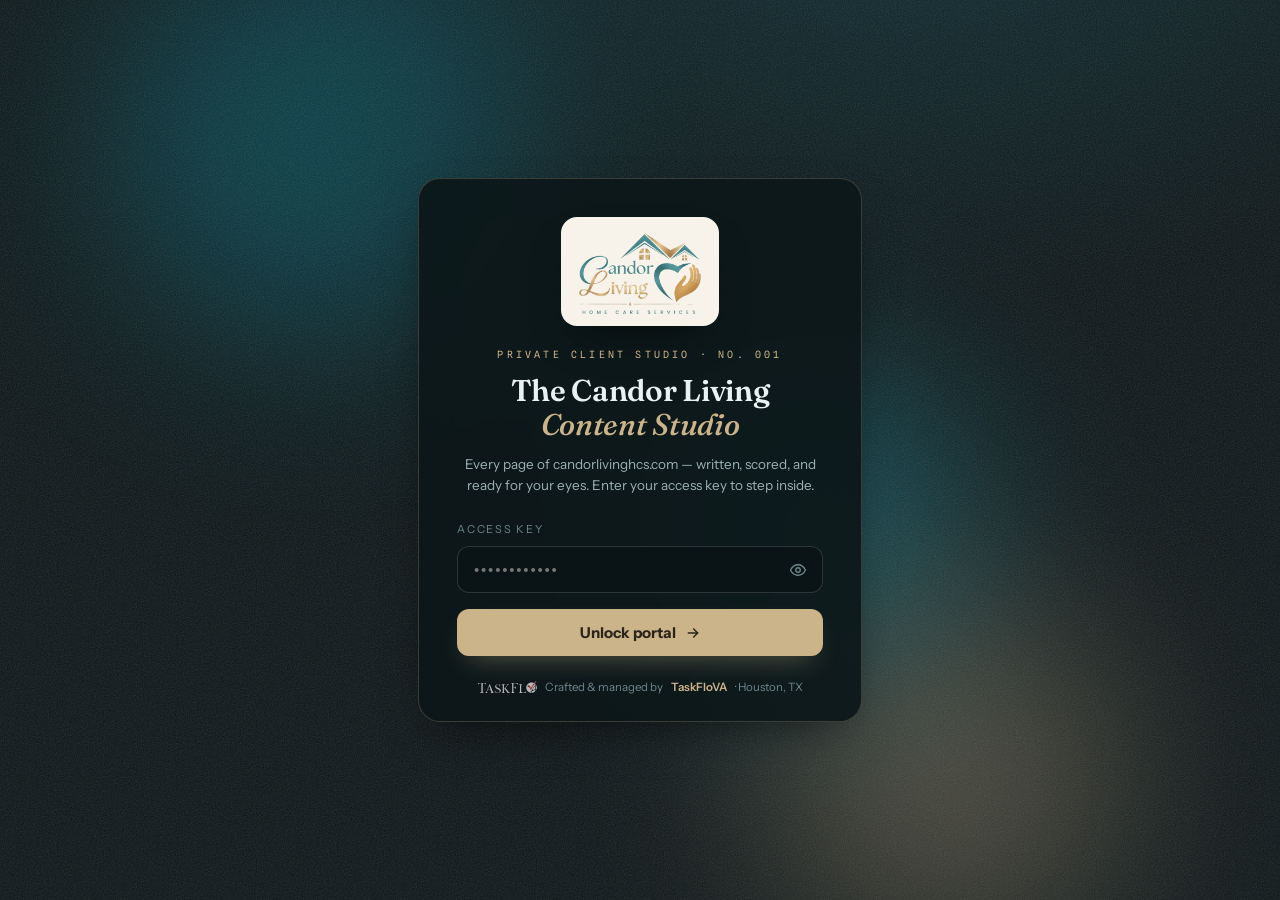
<file: index.html>
<!DOCTYPE html>
<html lang="en">
<head>
<meta charset="UTF-8">
<meta name="viewport" content="width=device-width, initial-scale=1">
<meta name="robots" content="noindex, nofollow">
<title>Content Portal — Candor Living Home Care | TaskFloVA</title>
<meta name="description" content="Private content portal by TaskFloVA for Candor Living Home Care Service.">
<link rel="icon" type="image/svg+xml" href="assets/img/tf-blue.svg">
<link rel="preconnect" href="https://fonts.googleapis.com">
<link rel="preconnect" href="https://fonts.gstatic.com" crossorigin>
<link href="https://fonts.googleapis.com/css2?family=Bricolage+Grotesque:opsz,wght@12..96,300..800&family=Fraunces:ital,opsz,wght@0,9..144,300..700;1,9..144,300..600&family=Instrument+Sans:ital,wght@0,400..700;1,400&family=Spline+Sans+Mono:wght@400;500;600&display=swap" rel="stylesheet">
<link rel="stylesheet" href="assets/css/portal.css?v=20260710a">
</head>
<body>

<!-- ====================== LOGIN GATE ====================== -->
<div class="gate" id="gate">
  <div class="gate__aurora" aria-hidden="true"><i></i><i></i><i></i></div>
  <div class="gate__grain" aria-hidden="true"></div>
  <div class="gate__card" role="dialog" aria-labelledby="gate-title">
    <div class="gate__clientlogo"><img src="assets/img/candor-logo.png" alt="Candor Living Home Care Services"></div>
    <p class="gate__kicker">Private client studio &middot; No. 001</p>
    <h1 id="gate-title" class="gate__client">The Candor Living<br><em>Content Studio</em></h1>
    <p class="gate__hint">Every page of candorlivinghcs.com &mdash; written, scored, and ready for your eyes. Enter your access key to step inside.</p>
    <form class="gate__form" id="gate-form" autocomplete="off">
      <div class="gate__field">
        <label for="gate-pass">Access key</label>
        <div class="gate__inputwrap">
          <input type="password" id="gate-pass" name="password" placeholder="••••••••••••" autocomplete="current-password" required>
          <button type="button" class="gate__eye" id="gate-eye" aria-label="Show password">
            <svg width="18" height="18" viewBox="0 0 24 24" fill="none" stroke="currentColor" stroke-width="1.8" stroke-linecap="round" stroke-linejoin="round"><path d="M2 12s3.5-7 10-7 10 7 10 7-3.5 7-10 7-10-7-10-7Z"/><circle cx="12" cy="12" r="3"/></svg>
          </button>
        </div>
        <p class="gate__error" id="gate-error" role="alert" hidden>That key isn't right. Check your welcome email or contact TaskFloVA.</p>
      </div>
      <button type="submit" class="gate__btn" id="gate-btn">
        <span class="gate__btn-label">Unlock portal</span>
        <svg class="gate__btn-arrow" width="16" height="16" viewBox="0 0 24 24" fill="none" stroke="currentColor" stroke-width="2.2" stroke-linecap="round" stroke-linejoin="round"><path d="M5 12h14"/><path d="m13 6 6 6-6 6"/></svg>
      </button>
    </form>
    <p class="gate__foot"><img src="assets/img/tf-white.svg" alt="TaskFloVA" class="gate__tf">Crafted &amp; managed by <strong>TaskFloVA</strong> &middot; Houston, TX</p>
  </div>
</div>

<!-- ====================== APP SHELL ====================== -->
<div class="app" id="app" hidden>

  <!-- LEFT: navigation -->
  <aside class="side" id="side" aria-label="Portal navigation">
    <div class="side__brand">
      <img src="assets/img/tf-white.svg" alt="TaskFloVA" class="side__logo">
    </div>
    <div class="side__client">
      <span class="side__client-mark" aria-hidden="true">CL</span>
      <span class="side__client-meta">
        <strong>Candor Living</strong>
        <em>Content workspace</em>
      </span>
    </div>
    <nav class="side__nav" id="nav"><!-- nav tree injected by portal.js --></nav>
    <div class="side__foot">
      <button class="side__logout" id="logout">
        <svg width="17" height="17" viewBox="0 0 24 24" fill="none" stroke="currentColor" stroke-width="1.8" stroke-linecap="round" stroke-linejoin="round"><path d="M9 21H5a2 2 0 0 1-2-2V5a2 2 0 0 1 2-2h4"/><path d="m16 17 5-5-5-5"/><path d="M21 12H9"/></svg>
        <span>Lock portal</span>
      </button>
      <p class="side__credit">Managed by TaskFloVA</p>
    </div>
  </aside>

  <!-- CENTER: editor / content -->
  <div class="editor">
    <header class="ebar">
      <button class="ebar__burger" id="burger" aria-label="Toggle navigation"><span></span><span></span><span></span></button>
      <div class="ebar__crumb">
        <span class="ebar__site" id="crumb-site">candorlivinghcs.com</span>
        <svg width="15" height="15" viewBox="0 0 24 24" fill="none" stroke="currentColor" stroke-width="2" stroke-linecap="round" stroke-linejoin="round"><path d="m9 18 6-6-6-6"/></svg>
        <span class="ebar__page" id="crumb-page">Home</span>
      </div>
      <div class="ebar__actions">
        <span class="ebar__scorepill" id="scorepill" hidden><b id="scorepill-num">0</b>/100</span>
        <button class="ebar__btn ebar__btn--ghost" id="btn-reset" title="Reset any edits on this page">Reset</button>
        <button class="ebar__btn ebar__btn--primary" id="btn-save"><svg width="15" height="15" viewBox="0 0 24 24" fill="none" stroke="currentColor" stroke-width="1.9" stroke-linecap="round" stroke-linejoin="round"><path d="M19 21H5a2 2 0 0 1-2-2V5a2 2 0 0 1 2-2h11l5 5v11a2 2 0 0 1-2 2Z"/><path d="M17 21v-8H7v8M7 3v5h8"/></svg><span>Save</span></button>
      </div>
    </header>
    <main class="canvas" id="canvas" tabindex="-1"><!-- page injected by portal.js --></main>
    <footer class="editor__foot">
      <img src="assets/img/tf-white.svg" alt="TaskFloVA" class="editor__foot-logo">
      <p>Content portal crafted for <strong>Candor Living Home Care</strong> · Houston, TX</p>
    </footer>
  </div>

  <!-- RIGHT: SEO rail -->
  <aside class="rail" id="rail" aria-label="SEO analysis"><!-- injected by portal.js --></aside>

</div>

<script src="assets/js/data.js?v=20260710a"></script>
<script src="assets/js/portal.js?v=20260710a"></script>
</body>
</html>
</file>
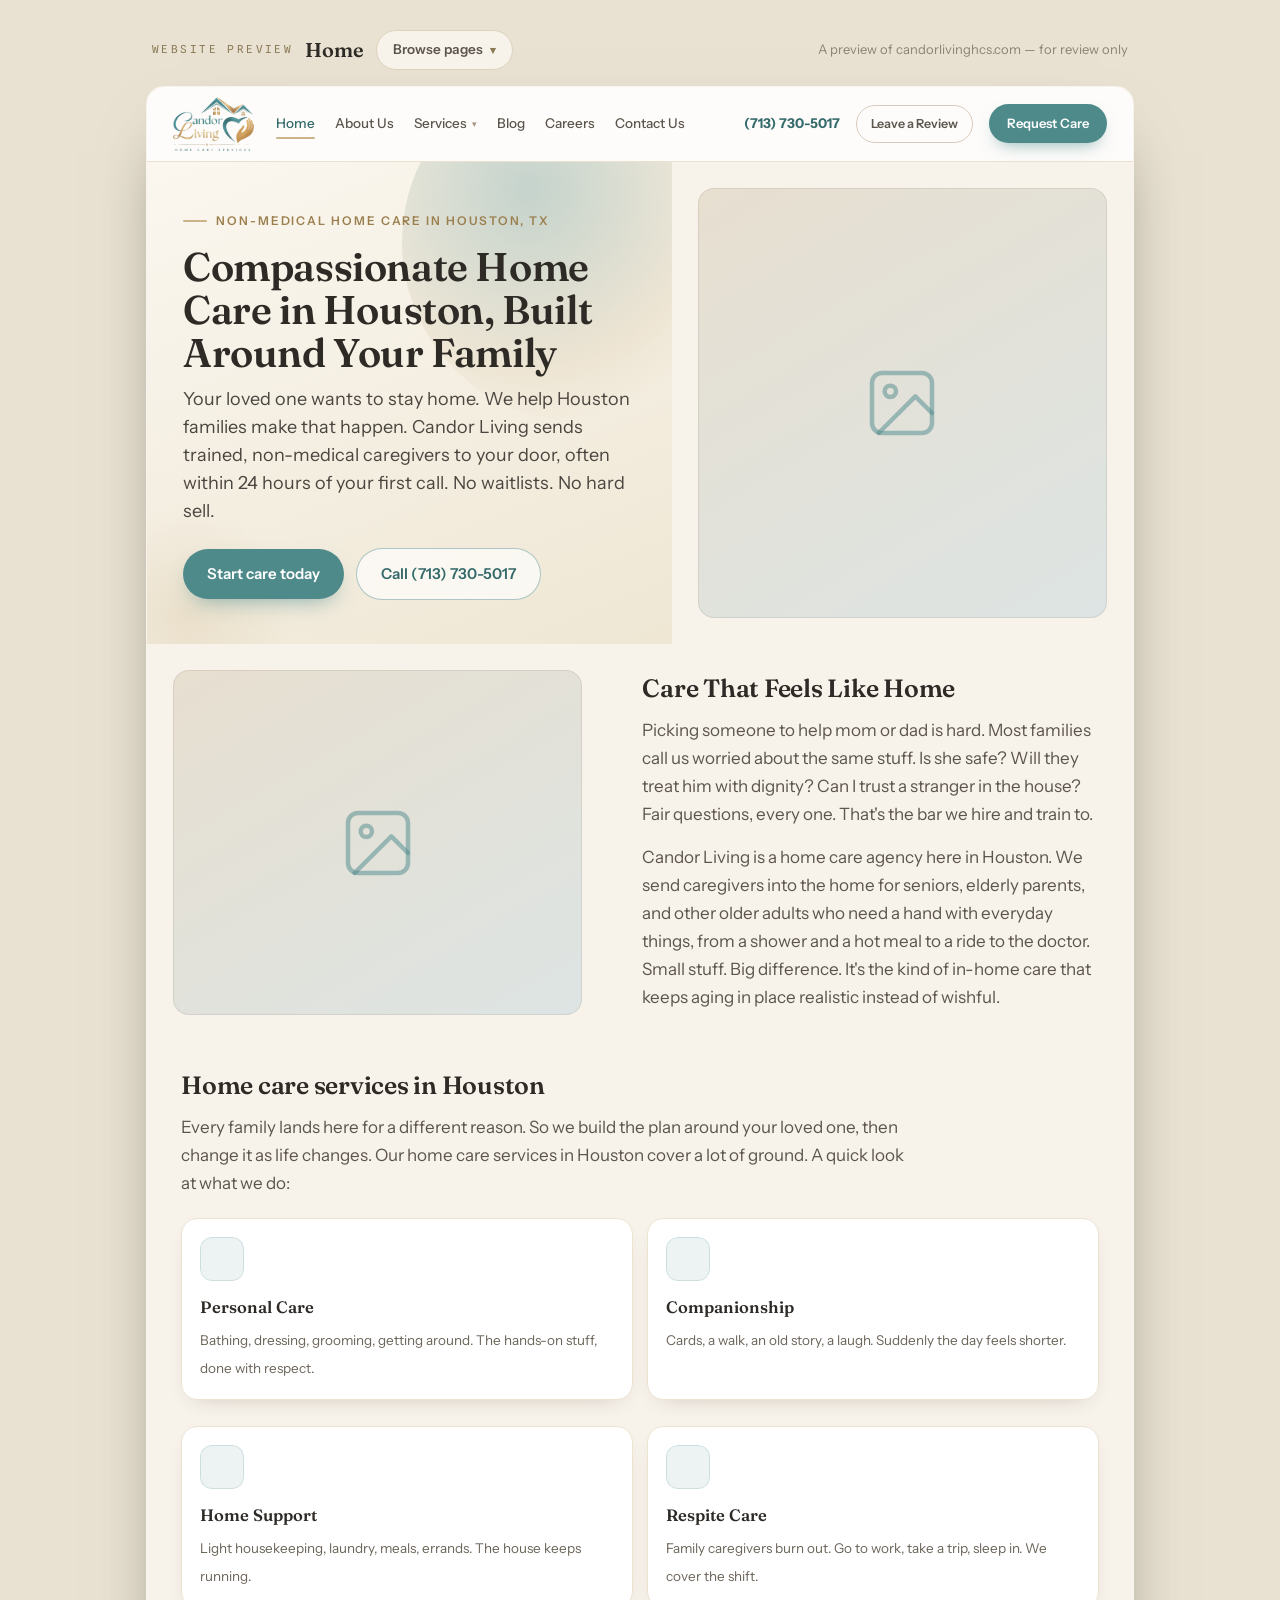
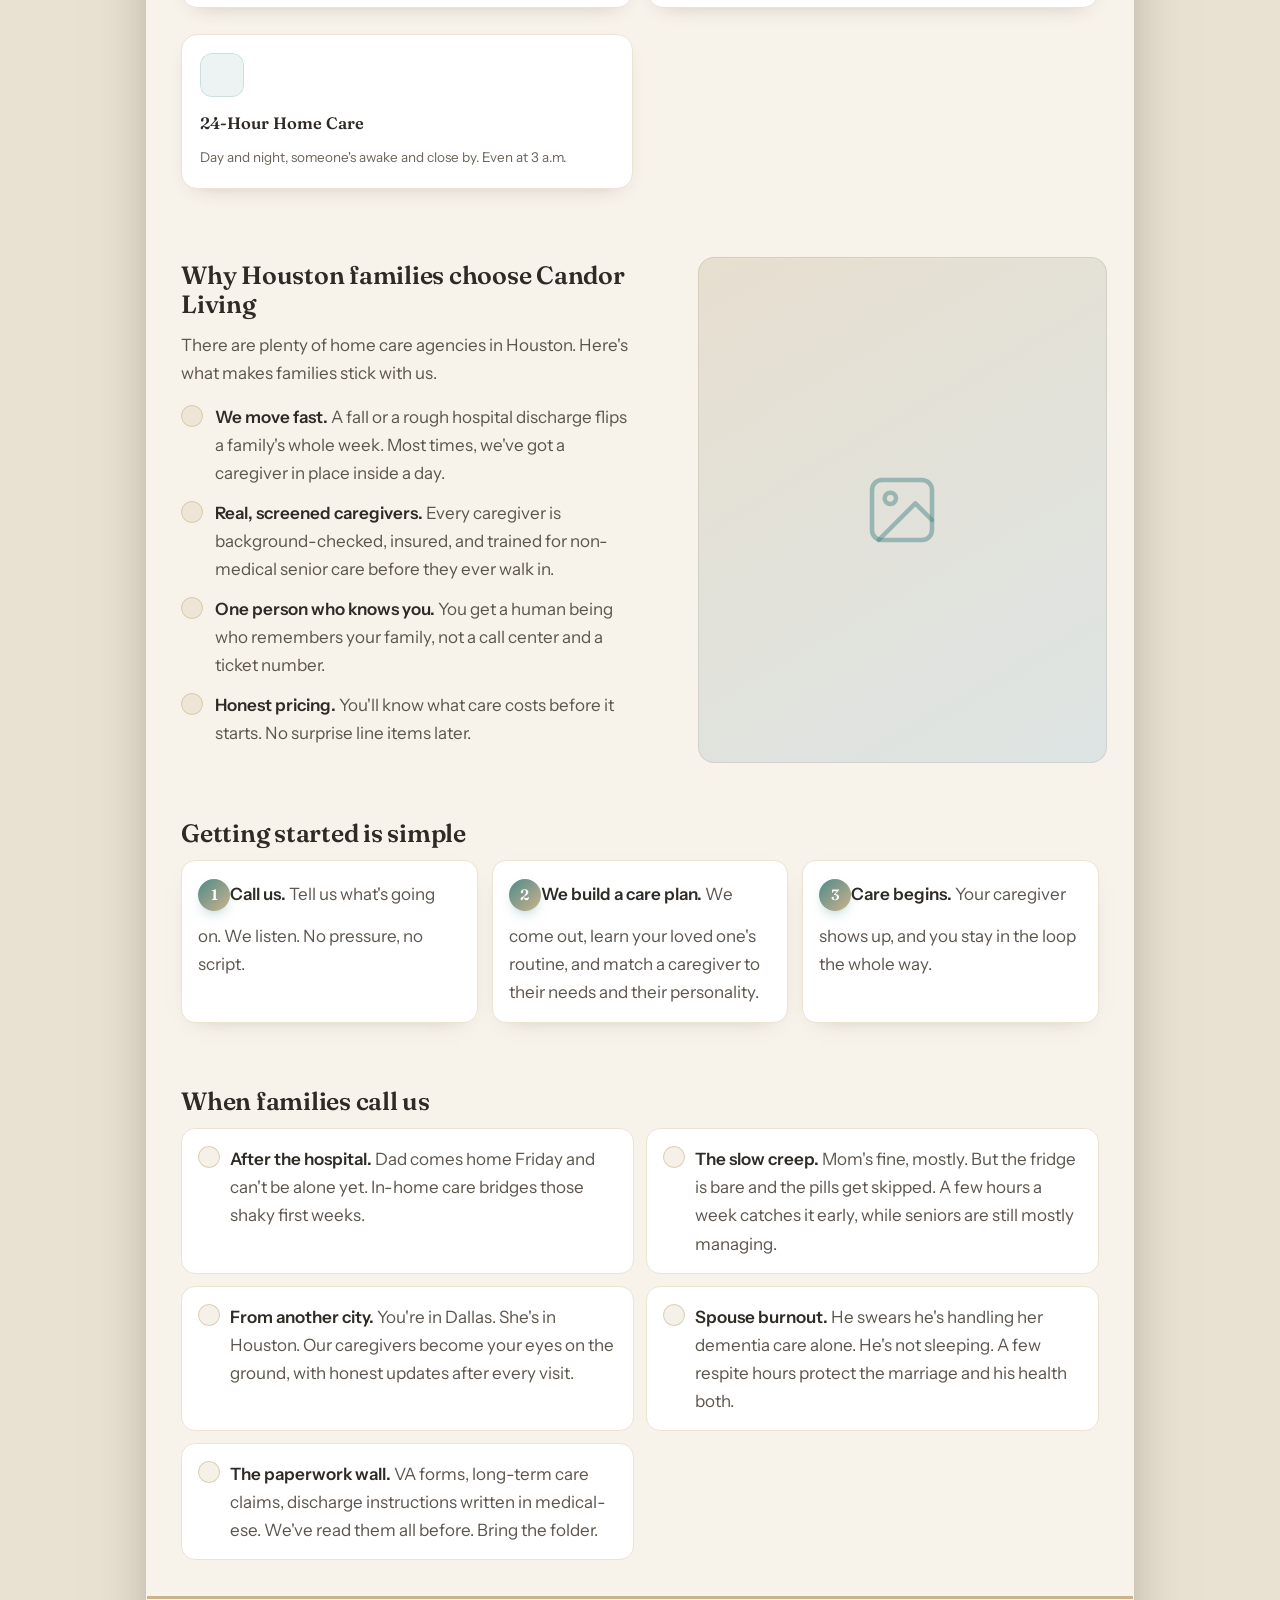
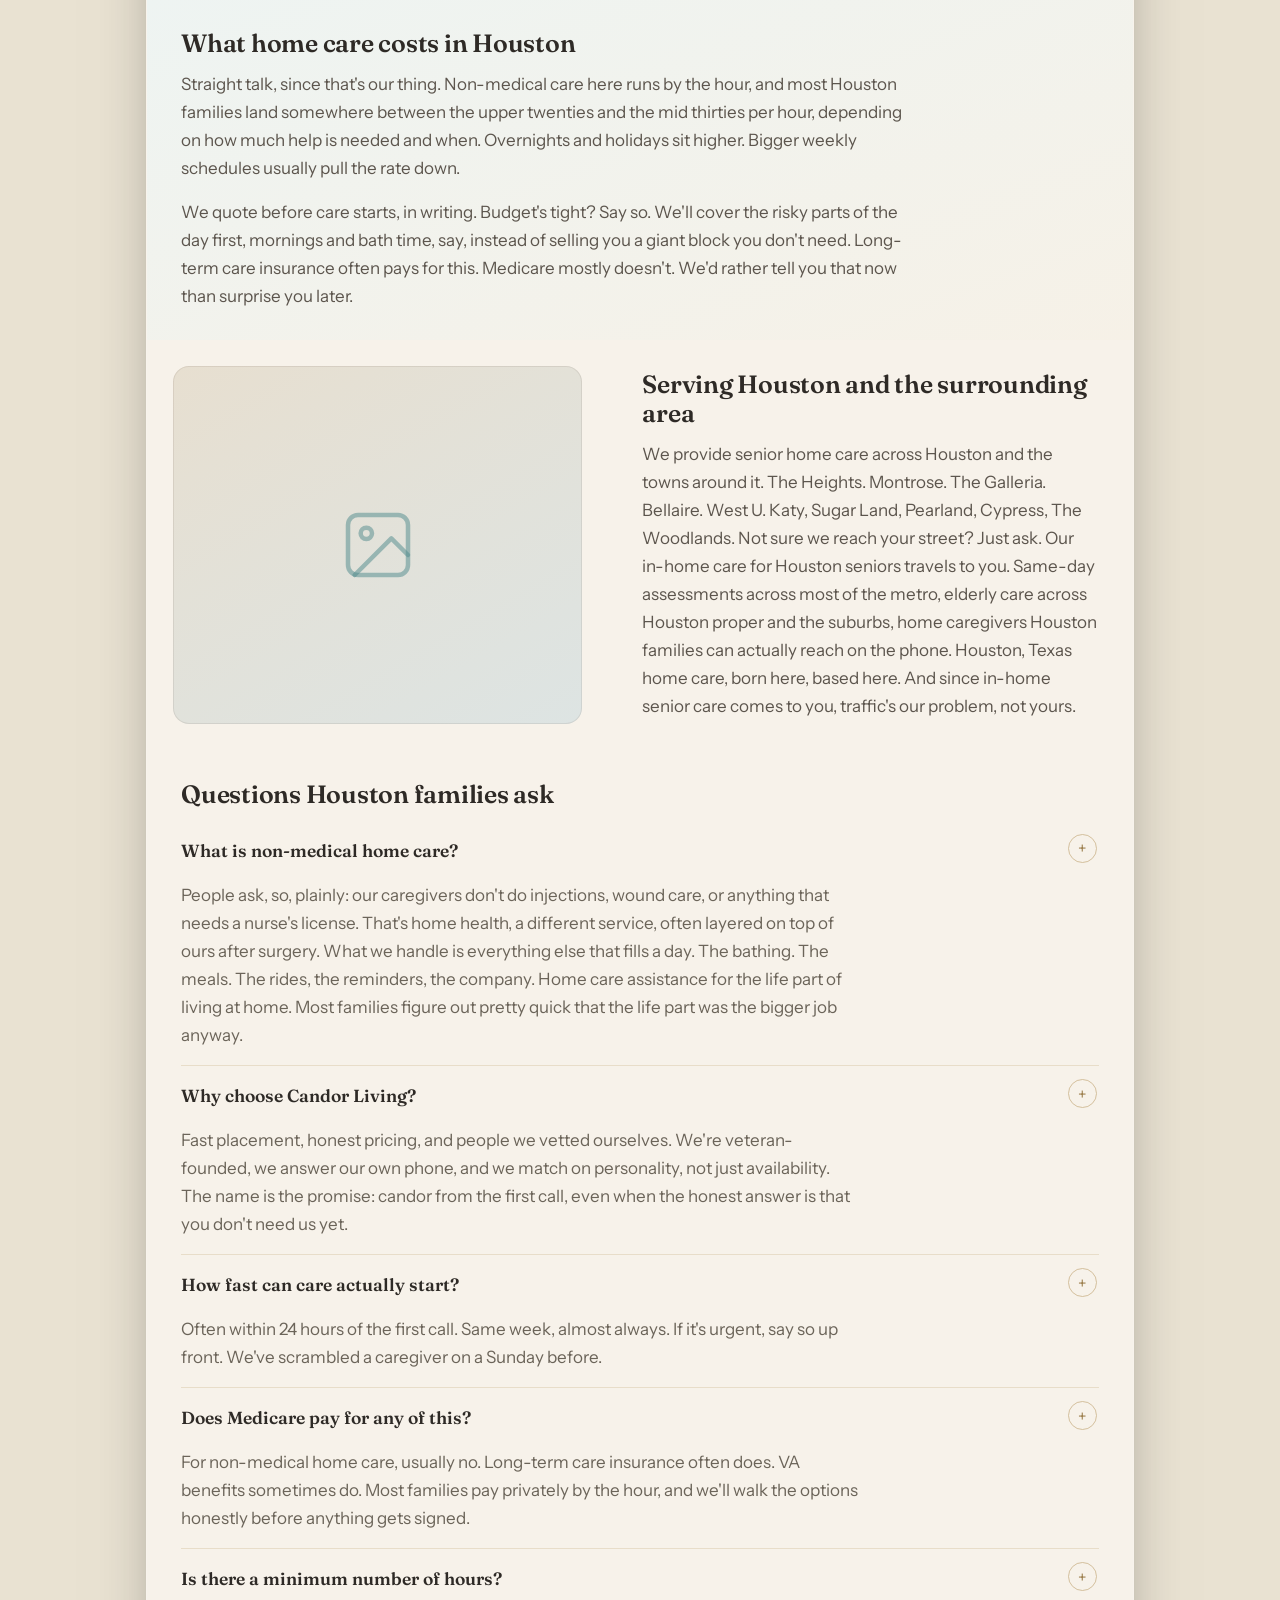
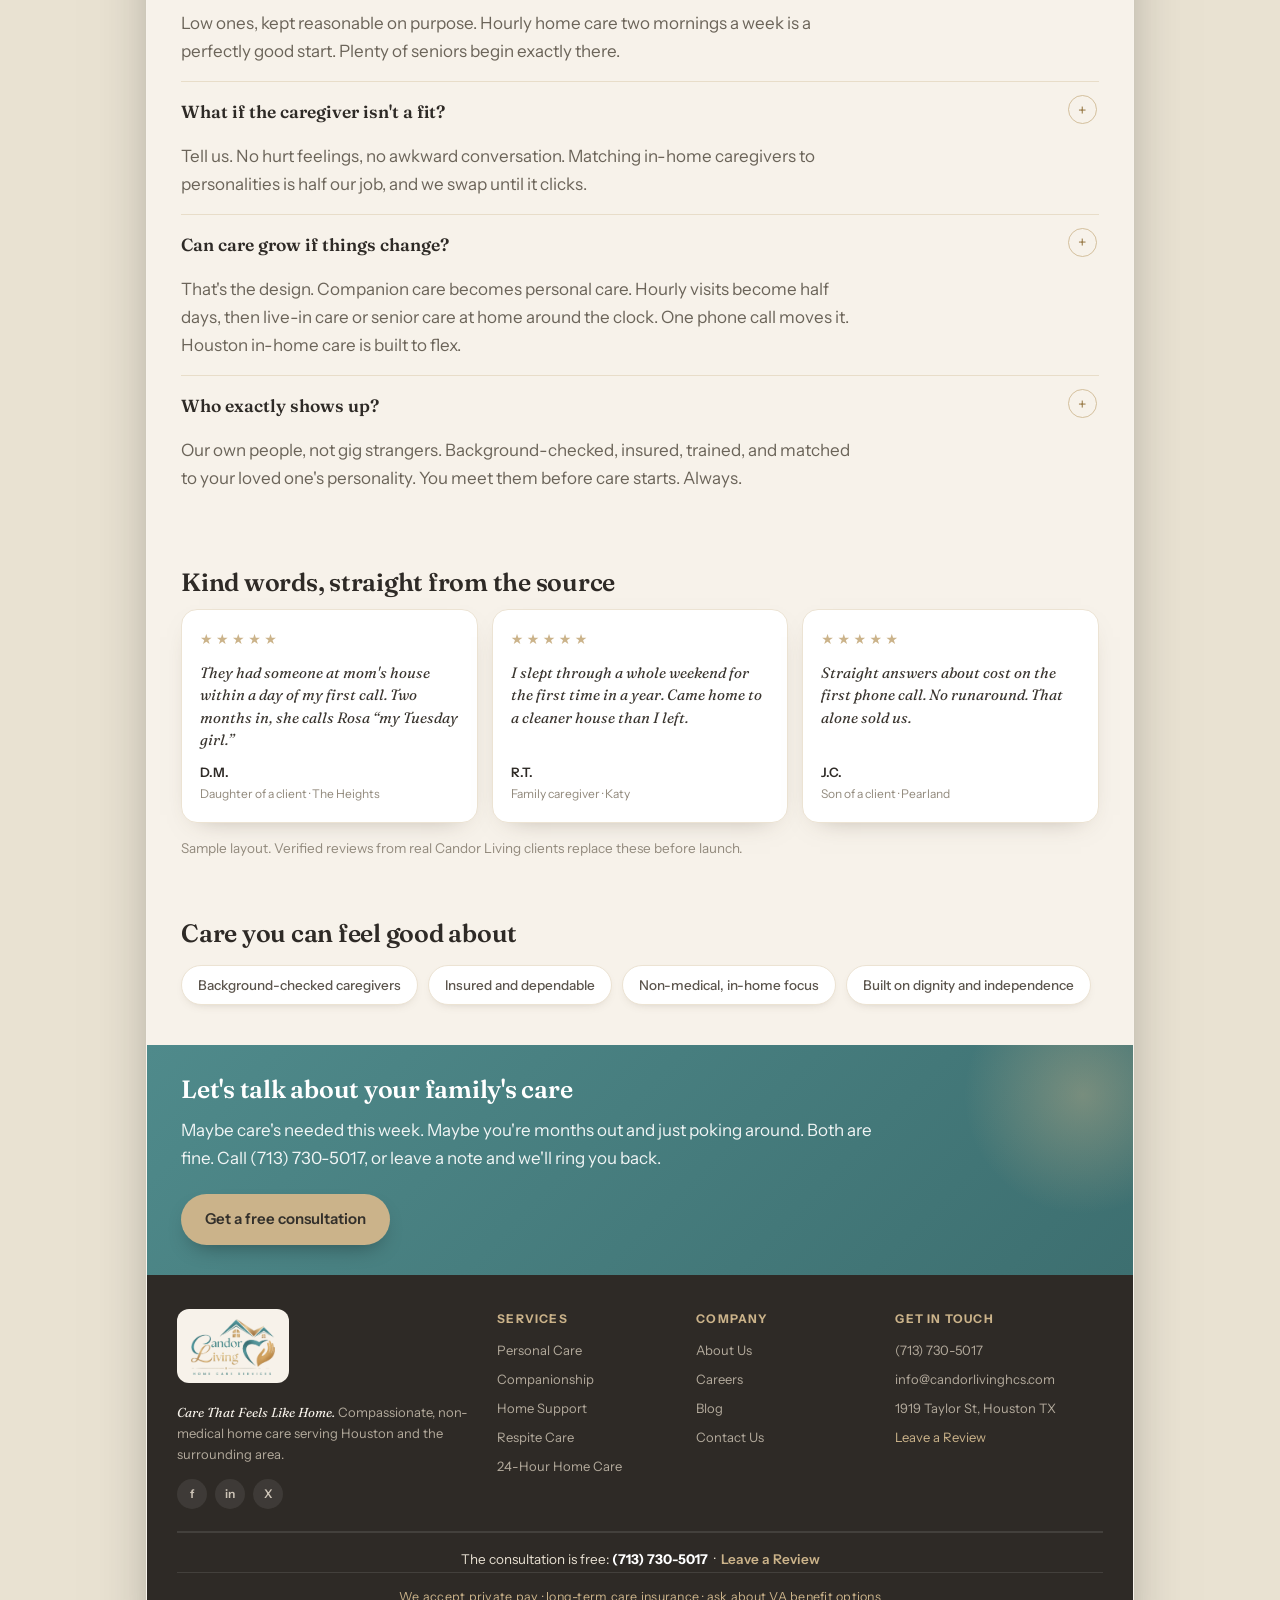
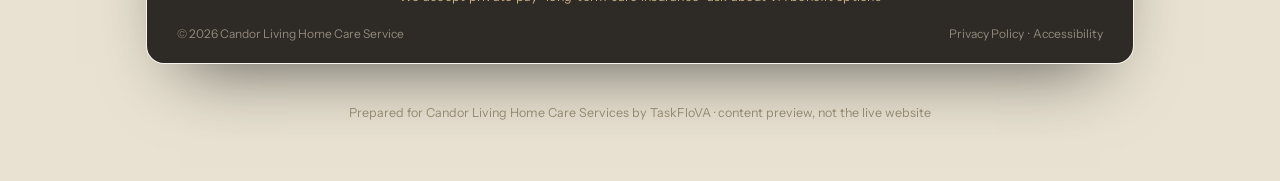
<file: preview.html>
<!DOCTYPE html>
<html lang="en">
<head>
<meta charset="UTF-8">
<meta name="viewport" content="width=device-width, initial-scale=1">
<meta name="robots" content="noindex, nofollow">
<title>Candor Living — Website Preview</title>
<link rel="icon" type="image/png" href="assets/img/candor-logo.png">
<link rel="preconnect" href="https://fonts.googleapis.com">
<link rel="preconnect" href="https://fonts.gstatic.com" crossorigin>
<link href="https://fonts.googleapis.com/css2?family=Fraunces:ital,opsz,wght@0,9..144,300..700;1,9..144,300..600&family=Instrument+Sans:ital,wght@0,400..700;1,400&family=Spline+Sans+Mono:wght@400;500;600&display=swap" rel="stylesheet">
<link rel="stylesheet" href="assets/css/portal.css?v=20260710a">
<style>
/* ---------- PREVIEW MODE: clean reading view, no editor chrome ---------- */
body{background:#e9e2d2;overflow:auto}
.pv-wrap{max-width:1020px;margin:0 auto;padding:18px 16px 46px}
.pv-bar{display:flex;align-items:center;gap:12px;flex-wrap:wrap;padding:12px 6px 16px}
.pv-bar__label{font-family:"Spline Sans Mono",monospace;font-size:11px;letter-spacing:.22em;text-transform:uppercase;color:#8a7a55}
.pv-bar__page{font-family:"Fraunces",Georgia,serif;font-size:20px;font-weight:600;color:#2e2a26}
.pv-bar__note{margin-left:auto;font-size:13px;color:#8b8272}
.pv-menu{position:relative}
.pv-menu summary{list-style:none;cursor:pointer;font-family:"Instrument Sans",sans-serif;font-size:13.5px;font-weight:600;color:#5c554d;background:#f7f2ea;border:1px solid #ddd2bd;border-radius:999px;padding:8px 16px;user-select:none;white-space:nowrap}
.pv-menu summary::-webkit-details-marker{display:none}
.pv-menu summary::after{content:"\25BE";margin-left:7px;font-size:11px;color:#8a7a55}
.pv-menu[open] summary{background:#4F8A8B;border-color:#4F8A8B;color:#fff}
.pv-menu[open] summary::after{color:#fff}
.pv-menu__panel{position:absolute;top:calc(100% + 8px);left:0;z-index:80;min-width:252px;background:#fff;border:1px solid #ddd2bd;border-radius:14px;box-shadow:0 26px 52px -22px rgba(60,48,30,.4);padding:10px;display:flex;flex-direction:column;gap:2px}
.pv-menu__label{font-family:"Spline Sans Mono",monospace;font-size:10px;letter-spacing:.2em;text-transform:uppercase;color:#a8917d;padding:8px 10px 4px}
.pv-menu__panel a{font-family:"Instrument Sans",sans-serif;font-size:13.5px;font-weight:500;color:#5c554d;padding:8px 10px;border-radius:8px;text-decoration:none}
.pv-menu__panel a:hover{background:#f7f2ea;color:#356a6b}
.pv-menu__panel a.on{background:#4F8A8B;color:#fff}
/* the website frame reuses portal styles; strip editor artifacts */
.preview .block__bar{display:none !important}
.preview .block::after{display:none !important}
.preview .block__body h1::before,.preview .block__body h2::before,.preview .block__body h3::before{content:none !important;display:none !important}
.preview .block__body{font-size:17px}
.preview .block__body p{max-width:66ch}
.preview .site-nav__link{cursor:pointer}
.preview .svc-cards .link{cursor:pointer}
.pv-foot{text-align:center;padding:26px 10px 0;font-size:12.5px;color:#94896f}
.pv-foot img{height:14px;vertical-align:-2px;opacity:.65;filter:invert(45%) sepia(12%) saturate(600%) hue-rotate(10deg)}
@media (max-width:680px){.pv-wrap{padding:10px 8px 40px}.pv-bar__note{display:none}}
</style>
</head>
<body>
<div class="pv-wrap preview">
  <div class="pv-bar">
    <span class="pv-bar__label">Website preview</span>
    <span class="pv-bar__page" id="pv-page">Home</span>
    <details class="pv-menu" id="pv-menu">
      <summary>Browse pages</summary>
      <div class="pv-menu__panel" id="pv-menu-panel"></div>
    </details>
    <span class="pv-bar__note">A preview of candorlivinghcs.com &mdash; for review only</span>
  </div>
  <div class="site" id="pv-site"><!-- rendered by script --></div>
  <p class="pv-foot">Prepared for Candor Living Home Care Services by TaskFloVA &middot; content preview, not the live website</p>
</div>

<script src="assets/js/data.js?v=20260710a"></script>
<script>
(function () {
  "use strict";
  var D = window.CANDOR;
  var STATE_URL = "https://candor-ai-proxy-production.up.railway.app/state";
  var STATE_KEY = "63bf487578e946cfa006bed174e70e8140d5d48fc952fd8db1f1988960e5484e";
  var REMOTE = { edits: {}, ok: false };

  var PAGES = ["home", "about", "services", "service-personal", "service-companionship", "service-homesupport", "service-respite", "service-24hour", "blog", "careers", "contact"];
  var NAVITEMS = [["home", "Home"], ["about", "About Us"], ["services", "Services"], ["blog", "Blog"], ["careers", "Careers"], ["contact", "Contact Us"]];
  var SUBPAGES = ["service-personal", "service-companionship", "service-homesupport", "service-respite", "service-24hour"];
  var SUBNAV = [["service-personal", "Personal Care"], ["service-companionship", "Companionship"], ["service-homesupport", "Home Support"], ["service-respite", "Respite Care"], ["service-24hour", "24-Hour Home Care"]];
  var MENU = [
    ["Main pages", [["home", "Home"], ["about", "About Us"], ["blog", "Blog"], ["careers", "Careers"], ["contact", "Contact Us"]]],
    ["Services", [["services", "Services Overview"], ["service-personal", "Personal Care"], ["service-companionship", "Companionship"], ["service-homesupport", "Home Support (Homemaking)"], ["service-respite", "Respite Care"], ["service-24hour", "24-Hour Home Care"]]]
  ];
  var MEDIA_TYPES = { hero: 1, intro: 1, story: 1, mission: 1, "what-it-is": 1, "why-it-matters": 1, dignity: 1, "why-us": 1, "what-s-included": 1, "who-it-s-for": 1, values: 1, audience: 1, safety: 1, "why-work-here": 1, guidance: 1, "service-area": 1, landscape: 1 };
  var PIC_SVG = "<svg viewBox='0 0 24 24' fill='none' stroke='currentColor' stroke-width='1.35' stroke-linecap='round' stroke-linejoin='round'><rect x='3' y='3' width='18' height='18' rx='3'/><circle cx='8.5' cy='8.5' r='1.7'/><path d='m21 15-5-5L5 21'/></svg>";

  function slugify(t) { return (t || "block").toLowerCase().replace(/[^a-z0-9]+/g, "-").replace(/^-|-$/g, ""); }
  function pageKey() {
    var h = (location.hash || "").replace("#", "");
    return PAGES.indexOf(h) >= 0 ? h : "home";
  }
  function goto(key) { location.hash = "#" + key; }

  function blocksFor(key) {
    var p = D.pages[key];
    var blocks = p.blocks.map(function (b) { return { id: b.id, type: b.type, html: b.html }; });
    var rec = REMOTE.ok ? REMOTE.edits[key] : null;
    if (rec) {
      if (rec.blocks) blocks.forEach(function (b) { if (rec.blocks[b.id] != null) b.html = rec.blocks[b.id]; });
      if (rec.order) blocks.sort(function (a, b) { var ia = rec.order.indexOf(a.id), ib = rec.order.indexOf(b.id); return (ia < 0 ? 99 : ia) - (ib < 0 ? 99 : ib); });
    }
    return blocks;
  }

  function siteNav(activeKey) {
    var parent = D.pages[activeKey] && D.pages[activeKey].parent;
    var links = NAVITEMS.map(function (it) {
      var on = (it[0] === activeKey || it[0] === parent);
      if (it[0] === "services") {
        var dd = "<span class='site-nav__dd'><span class='dd-label'>Our services</span>" +
          SUBNAV.map(function (s) { return "<a href='#" + s[0] + "'>" + s[1] + "</a>"; }).join("") + "</span>";
        return "<span class='site-nav__item'><a class='site-nav__link" + (on ? " is-active" : "") + "' href='#services'>Services <span class='site-nav__caret'>&#9662;</span></a>" + dd + "</span>";
      }
      return "<a class='site-nav__link" + (on ? " is-active" : "") + "' href='#" + it[0] + "'>" + it[1] + "</a>";
    }).join("");
    return "<div class='site-nav'><img class='site-nav__logoimg' src='assets/img/candor-logo.png' alt='Candor Living Home Care Services'>" +
      "<nav class='site-nav__links'>" + links + "</nav>" +
      "<a class='site-nav__phone' href='tel:+17137305017'>(713) 730-5017</a>" +
      "<span class='site-nav__review' title='Google Business review link connects here at launch'>Leave a Review</span>" +
      "<a class='site-nav__cta' href='#contact'>Request Care</a></div>";
  }

  function siteFooter() {
    return "<div class='site-foot'><div class='site-foot__top'>" +
      "<div class='site-foot__brand'><span class='site-foot__logowrap'><img src='assets/img/candor-logo.png' alt='Candor Living'></span><p><span class='site-foot__tag'>Care That Feels Like Home.</span> Compassionate, non-medical home care serving Houston and the surrounding area.</p>" +
      "<div class='site-foot__social'><span>f</span><span>in</span><span>X</span></div></div>" +
      "<div class='site-foot__col'><h4>Services</h4><a href='#service-personal'>Personal Care</a><a href='#service-companionship'>Companionship</a><a href='#service-homesupport'>Home Support</a><a href='#service-respite'>Respite Care</a><a href='#service-24hour'>24-Hour Home Care</a></div>" +
      "<div class='site-foot__col'><h4>Company</h4><a href='#about'>About Us</a><a href='#careers'>Careers</a><a href='#blog'>Blog</a><a href='#contact'>Contact Us</a></div>" +
      "<div class='site-foot__col'><h4>Get in touch</h4><a href='tel:+17137305017'>(713) 730-5017</a><a href='mailto:info@candorlivinghcs.com'>info@candorlivinghcs.com</a><a>1919 Taylor St, Houston TX</a><a class='rev' title='Google Business review link connects here at launch'>Leave a Review</a></div>" +
      "</div><div class='site-foot__cta'>The consultation is free: <a href='tel:+17137305017'>(713) 730-5017</a> &nbsp;&middot;&nbsp; <a class='rev' title='Google Business review link connects here at launch'>Leave a Review</a></div>" +
      "<div class='site-foot__pay'>We accept private pay &middot; long-term care insurance &middot; ask about VA benefit options</div><div class='site-foot__bar'><span>&copy; 2026 Candor Living Home Care Service</span><span>Privacy Policy &nbsp;&middot;&nbsp; Accessibility</span></div></div>";
  }

  function render() {
    var key = pageKey();
    var p = D.pages[key];
    document.getElementById("pv-page").textContent = p.nav;
    document.title = "Candor Living — " + p.nav + " (Preview)";

    /* categorized page menu in the task bar */
    var panel = "";
    MENU.forEach(function (g) {
      panel += "<span class='pv-menu__label'>" + g[0] + "</span>";
      g[1].forEach(function (it) { panel += "<a href='#" + it[0] + "' class='" + (it[0] === key ? "on" : "") + "'>" + it[1] + "</a>"; });
    });
    document.getElementById("pv-menu-panel").innerHTML = panel;
    document.getElementById("pv-menu").open = false;

    /* website frame */
    var html = siteNav(key) + "<div class='blocks'>";
    var mediaCount = 0;
    blocksFor(key).forEach(function (b) {
      var slug = slugify(b.type), side = null;
      if (MEDIA_TYPES[slug]) { side = (mediaCount % 2 === 0) ? "right" : "left"; mediaCount++; }
      html += "<div class='block block--" + slug + "'><div class='block__stage" + (side ? " has-media media-" + side : "") + "'>" +
        (side ? "<div class='block__media'><span class='block__ph'>" + PIC_SVG + "</span></div>" : "") +
        "<div class='block__body'>" + b.html + "</div></div></div>";
    });
    html += "</div>" + siteFooter();
    var site = document.getElementById("pv-site");
    site.innerHTML = html;

    /* make the website nav + service cards real navigation */
    Array.prototype.forEach.call(site.querySelectorAll("[data-goto]"), function (el) {
      el.addEventListener("click", function () { goto(el.getAttribute("data-goto")); });
    });
    if (key === "services") {
      Array.prototype.forEach.call(site.querySelectorAll(".svc-cards .link"), function (a, i) {
        if (SUBPAGES[i]) a.addEventListener("click", function () { goto(SUBPAGES[i]); });
      });
    }
    window.scrollTo(0, 0);
  }

  window.addEventListener("hashchange", render);

  /* pull shared edits so the preview always matches the portal, then render */
  var ctl = ("AbortController" in window) ? new AbortController() : null;
  var t = setTimeout(function () { if (ctl) ctl.abort(); }, 5000);
  fetch(STATE_URL, { headers: { "X-Portal-Key": STATE_KEY }, signal: ctl ? ctl.signal : undefined })
    .then(function (r) { return r.json(); })
    .then(function (s) { if (s && s.edits) { REMOTE.edits = s.edits; REMOTE.ok = true; } })
    .catch(function () {})
    .finally(function () { clearTimeout(t); render(); });
})();
</script>
</body>
</html>
</file>
<file: assets/css/portal.css>
/* ==========================================================================
   CANDOR LIVING × TaskFloVA — Content Portal
   Dark theme, TaskFloVA teal + Candor gold accents.
   ========================================================================== */
:root{
  --ink-0:#0a1315;      /* app background */
  --ink-1:#0e1b1e;      /* side / rail */
  --ink-2:#13242a;      /* cards / blocks */
  --ink-3:#183138;      /* hover */
  --line:rgba(255,255,255,.08);
  --line-2:rgba(255,255,255,.14);
  --text:#e9f1f2;
  --text-dim:#9db1b5;
  --text-mut:#6f878c;
  --teal:#1FC8E0;       /* bright interactive */
  --teal-2:#0498B1;     /* base teal */
  --gold:#CBB38A;       /* Candor accent */
  --gold-soft:rgba(203,179,138,.16);
  --coral:#FD5757;
  --good:#49d39f;
  --warn:#f0b64b;
  --shadow:0 18px 50px -20px rgba(0,0,0,.7);
  --r:14px;
  --font-ui:"Instrument Sans",system-ui,-apple-system,sans-serif;
  --font-disp:"Bricolage Grotesque",var(--font-ui);
  --font-serif:"Fraunces",Georgia,serif;
  --font-mono:"Spline Sans Mono",ui-monospace,monospace;
}
*{box-sizing:border-box}
html,body{margin:0;padding:0}
body{background:var(--ink-0);color:var(--text);font-family:var(--font-ui);font-size:15px;line-height:1.6;-webkit-font-smoothing:antialiased}
a{color:var(--teal);text-decoration:none}
button{font-family:inherit;cursor:pointer}
::selection{background:var(--gold-soft)}
[hidden]{display:none !important}

/* scrollbars */
*::-webkit-scrollbar{width:10px;height:10px}
*::-webkit-scrollbar-thumb{background:var(--ink-3);border-radius:20px;border:2px solid transparent;background-clip:content-box}
*::-webkit-scrollbar-track{background:transparent}

/* ==========================================================================
   LOGIN GATE
   ========================================================================== */
.gate{position:fixed;inset:0;display:grid;place-items:center;padding:24px;background:radial-gradient(1200px 700px at 70% -10%,#0c2a30 0%,var(--ink-0) 55%);overflow:hidden;z-index:100}
.gate.is-unlocked{animation:gateOut .6s ease forwards}
@keyframes gateOut{to{opacity:0;visibility:hidden}}
.gate__aurora{position:absolute;inset:0;filter:blur(70px);opacity:.55}
.gate__aurora i{position:absolute;display:block;border-radius:50%}
.gate__aurora i:nth-child(1){width:420px;height:420px;background:#0498B1;top:-8%;left:8%;animation:float1 14s ease-in-out infinite}
.gate__aurora i:nth-child(2){width:360px;height:360px;background:#CBB38A;bottom:-6%;right:12%;animation:float2 16s ease-in-out infinite}
.gate__aurora i:nth-child(3){width:300px;height:300px;background:#1FC8E0;top:40%;left:52%;animation:float1 18s ease-in-out infinite reverse}
@keyframes float1{50%{transform:translate(30px,40px) scale(1.08)}}
@keyframes float2{50%{transform:translate(-40px,-24px) scale(1.12)}}
.gate__grain{position:absolute;inset:0;opacity:.5;background-image:url("data:image/svg+xml,%3Csvg xmlns='http://www.w3.org/2000/svg' width='140' height='140'%3E%3Cfilter id='n'%3E%3CfeTurbulence type='fractalNoise' baseFrequency='.85' numOctaves='2'/%3E%3C/filter%3E%3Crect width='100%25' height='100%25' filter='url(%23n)' opacity='.35'/%3E%3C/svg%3E")}
.gate__card{position:relative;width:min(420px,100%);background:rgba(15,27,30,.82);backdrop-filter:blur(18px);border:1px solid var(--line-2);border-radius:22px;padding:38px 34px 26px;box-shadow:var(--shadow);text-align:center}
.gate__logo{height:30px;margin-bottom:22px}
.gate__divider{display:flex;align-items:center;gap:12px;margin:0 auto 20px;color:var(--gold)}
.gate__divider span{flex:1;height:1px;background:linear-gradient(90deg,transparent,var(--line-2),transparent)}
.gate__divider em{font-style:normal;font-family:var(--font-mono);font-size:11px;letter-spacing:.28em}
.gate__client{font-family:var(--font-serif);font-weight:600;font-size:34px;line-height:1.05;margin:0 0 14px}
.gate__hint{color:var(--text-dim);font-size:13.5px;margin:0 0 24px}
.gate__field{text-align:left;margin-bottom:16px}
.gate__field label{display:block;font-size:11px;letter-spacing:.16em;text-transform:uppercase;color:var(--text-mut);margin-bottom:8px}
.gate__inputwrap{position:relative;display:flex;align-items:center}
.gate__inputwrap input{width:100%;padding:14px 44px 14px 16px;background:var(--ink-0);border:1px solid var(--line-2);border-radius:12px;color:var(--text);font-size:15px;letter-spacing:.12em;transition:border-color .2s,box-shadow .2s}
.gate__inputwrap input:focus{outline:none;border-color:var(--teal);box-shadow:0 0 0 3px rgba(31,200,224,.16)}
.gate__eye{position:absolute;right:8px;background:none;border:none;color:var(--text-mut);padding:8px;border-radius:8px;display:grid;place-items:center}
.gate__eye:hover{color:var(--teal)}
.gate__error{color:var(--coral);font-size:12.5px;margin:10px 0 0}
.gate__btn{width:100%;display:flex;align-items:center;justify-content:center;gap:9px;padding:14px;margin-top:4px;background:linear-gradient(135deg,var(--teal-2),var(--teal));color:#04191d;font-weight:700;font-size:15px;border:none;border-radius:12px;transition:transform .15s,box-shadow .25s}
.gate__btn:hover{transform:translateY(-1px);box-shadow:0 12px 30px -10px rgba(31,200,224,.5)}
.gate__btn-arrow{transition:transform .2s}
.gate__btn:hover .gate__btn-arrow{transform:translateX(3px)}
.gate__foot{margin:22px 0 0;font-size:11.5px;color:var(--text-mut)}
.gate__foot strong{color:var(--gold);font-weight:600}
.gate.is-shake .gate__card{animation:shake .4s}
@keyframes shake{25%{transform:translateX(-8px)}75%{transform:translateX(8px)}}

/* ==========================================================================
   APP GRID
   ========================================================================== */
.app{display:grid;grid-template-columns:264px 1fr 340px;grid-template-rows:minmax(0,1fr);height:100vh;height:100dvh;overflow:hidden;opacity:0;animation:appIn .5s .15s ease forwards}
@keyframes appIn{to{opacity:1}}

/* ---------- LEFT NAV ---------- */
.side{background:var(--ink-1);border-right:1px solid var(--line);display:flex;flex-direction:column;min-height:0}
.side__brand{padding:20px 22px 12px}
.side__logo{height:24px}
.side__client{display:flex;align-items:center;gap:11px;margin:6px 16px 8px;padding:11px 12px;background:var(--ink-2);border:1px solid var(--line);border-radius:12px}
.side__client-mark{width:34px;height:34px;flex:none;display:grid;place-items:center;border-radius:9px;background:linear-gradient(135deg,var(--teal-2),var(--gold));color:#04191d;font-weight:800;font-size:13px;font-family:var(--font-disp)}
.side__client-meta{display:flex;flex-direction:column;line-height:1.25;min-width:0}
.side__client-meta strong{font-size:14px}
.side__client-meta em{font-style:normal;font-size:11px;color:var(--text-mut)}
.side__nav{flex:1;overflow-y:auto;padding:8px 12px 16px}
.nav__group{font-family:var(--font-mono);font-size:10.5px;letter-spacing:.2em;text-transform:uppercase;color:var(--text-mut);padding:14px 10px 6px}
.nav__link{display:flex;align-items:center;gap:10px;padding:9px 10px;border-radius:9px;color:var(--text-dim);font-size:14px;font-weight:500;border:1px solid transparent;transition:background .15s,color .15s}
.nav__link:hover{background:var(--ink-2);color:var(--text)}
.nav__link.is-active{background:linear-gradient(100deg,rgba(4,152,177,.22),rgba(203,179,138,.1));color:#fff;border-color:rgba(31,200,224,.28)}
.nav__link.is-active .nav__ico{color:var(--teal)}
.nav__ico{flex:none;width:18px;height:18px;color:var(--text-mut);display:grid;place-items:center}
.nav__label{flex:1;overflow:hidden;text-overflow:ellipsis;white-space:nowrap}
.nav__score{font-family:var(--font-mono);font-size:10.5px;padding:2px 6px;border-radius:6px;background:var(--ink-3);color:var(--text-dim)}
.nav__caret{flex:none;color:var(--text-mut);transition:transform .2s}
.nav__parent.is-open .nav__caret{transform:rotate(90deg)}
.nav__children{margin:2px 0 4px 16px;padding-left:10px;border-left:1px solid var(--line);display:none}
.nav__parent.is-open + .nav__children{display:block}
.nav__children .nav__link{font-size:13px;padding:7px 10px}
.side__foot{padding:12px 16px 16px;border-top:1px solid var(--line)}
.side__logout{display:flex;align-items:center;gap:9px;width:100%;padding:10px 12px;background:var(--ink-2);border:1px solid var(--line);border-radius:10px;color:var(--text-dim);font-size:13px;font-weight:600;transition:.15s}
.side__logout:hover{color:var(--coral);border-color:rgba(253,87,87,.35)}
.side__credit{margin:10px 0 0;text-align:center;font-size:11px;color:var(--text-mut)}

/* ---------- CENTER EDITOR ---------- */
.editor{display:flex;flex-direction:column;min-width:0;min-height:0;background:var(--ink-0);position:relative}
.ebar{display:flex;align-items:center;gap:14px;padding:14px 26px;border-bottom:1px solid var(--line);background:rgba(10,19,21,.86);backdrop-filter:blur(8px);position:sticky;top:0;z-index:5}
.ebar__burger{display:none;flex-direction:column;gap:4px;background:none;border:none;padding:6px}
.ebar__burger span{width:20px;height:2px;background:var(--text);border-radius:2px}
.ebar__crumb{display:flex;align-items:center;gap:7px;color:var(--text-mut);font-size:13px;min-width:0}
.ebar__site{font-family:var(--font-mono);font-size:12px}
.ebar__page{color:var(--text);font-weight:600}
.ebar__actions{margin-left:auto;display:flex;align-items:center;gap:9px}
.ebar__scorepill{font-family:var(--font-mono);font-size:12px;color:var(--text-dim);background:var(--ink-2);border:1px solid var(--line);padding:5px 9px;border-radius:8px}
.ebar__scorepill b{color:var(--gold)}
.ebar__btn{display:inline-flex;align-items:center;gap:7px;padding:8px 14px;border-radius:9px;font-size:13px;font-weight:600;border:1px solid var(--line-2);background:var(--ink-2);color:var(--text-dim)}
.ebar__btn--ghost:hover{color:var(--text);border-color:var(--line-2)}
.ebar__btn--primary{background:linear-gradient(135deg,var(--teal-2),var(--teal));color:#04191d;border-color:transparent}
.ebar__btn--primary:hover{box-shadow:0 10px 24px -10px rgba(31,200,224,.5)}
.ebar__btn.is-saved{background:var(--good);color:#04231a}

.canvas{flex:1;overflow-y:auto;padding:26px 30px 60px;scroll-behavior:smooth}
.canvas:focus{outline:none}
.doc{max-width:920px;margin:0 auto}

/* page head + SEO meta card */
.pagehead{margin:2px 0 16px}
.pagehead__eyebrow{display:block;font-family:var(--font-mono);font-size:10.5px;letter-spacing:.16em;text-transform:uppercase;color:#CBB38A;margin-bottom:5px}
.pagehead__title{font-family:var(--font-serif);font-weight:600;font-size:26px;margin:0 0 4px}
.pagehead__url{font-family:var(--font-mono);font-size:12px;color:var(--text-mut)}
.metacard{background:var(--ink-1);border:1px solid var(--line);border-radius:var(--r);padding:16px 18px;margin-bottom:22px}
.metacard__row{margin-bottom:12px}
.metacard__row:last-child{margin-bottom:0}
.metacard__lab{display:flex;justify-content:space-between;font-size:11px;letter-spacing:.14em;text-transform:uppercase;color:var(--text-mut);margin-bottom:6px}
.metacard__lab .count{font-family:var(--font-mono);letter-spacing:0}
.metacard__lab .count.ok{color:var(--good)}
.metacard__lab .count.warn{color:var(--warn)}
.metafield{width:100%;background:var(--ink-0);border:1px solid var(--line);border-radius:9px;color:var(--text);font-family:var(--font-ui);font-size:14px;padding:10px 12px;resize:vertical}
.metafield:focus{outline:none;border-color:var(--teal);box-shadow:0 0 0 3px rgba(31,200,224,.14)}
.metafield.t-title{font-weight:600}

/* ---------- BLOCKS: seamless website sections + hover toolbar ---------- */
.blocks{display:flex;flex-direction:column;gap:0}
.block{position:relative;background:transparent;border:none;border-radius:0;overflow:visible}
.block::after{content:"";position:absolute;inset:0;pointer-events:none;box-shadow:inset 0 0 0 0 rgba(79,138,139,0);transition:box-shadow .15s;z-index:4}
.block:hover::after,.block:focus-within::after{box-shadow:inset 0 0 0 2px rgba(79,138,139,.5)}
.block.is-dragging{opacity:.5}
.block.is-over::after{box-shadow:inset 0 0 0 2px var(--teal)}
.block__bar{position:absolute;top:10px;left:12px;z-index:6;display:flex;align-items:center;gap:7px;padding:5px 7px;background:rgba(16,24,26,.94);backdrop-filter:blur(6px);border:1px solid rgba(255,255,255,.13);border-radius:9px;box-shadow:0 10px 24px -8px rgba(0,0,0,.65);opacity:0;transform:translateY(-6px);pointer-events:none;transition:opacity .16s,transform .16s}
.block:hover>.block__bar,.block:focus-within>.block__bar{opacity:1;transform:none;pointer-events:auto}
.block__handle{cursor:grab;color:#9db1b5;display:grid;place-items:center;padding:2px;border-radius:6px;touch-action:none}
.block__handle:hover{color:var(--gold)}
.block__handle:active{cursor:grabbing}
.block__tag{font-family:var(--font-mono);font-size:10px;letter-spacing:.08em;text-transform:uppercase;color:#7fe3f2;background:rgba(31,200,224,.14);padding:3px 7px;border-radius:5px}
.block__label{font-size:12px;color:#c4d2d4}
.block__tools{display:flex;gap:1px;border-left:1px solid rgba(255,255,255,.13);padding-left:5px;margin-left:2px}
.block__tool{background:none;border:none;color:#9db1b5;padding:4px;border-radius:6px;display:grid;place-items:center;cursor:pointer}
.block__tool:hover{color:#fff;background:rgba(255,255,255,.1)}
.block__tool.is-on{color:var(--gold)}
/* section stage + two-column media split */
.block__stage.has-media{display:flex;align-items:stretch}
.block__stage.has-media.media-right{flex-direction:row-reverse}
.block__stage.has-media>.block__body{flex:1 1 56%;min-width:0}
.block__media{flex:1 1 44%;align-self:stretch;min-height:230px;margin:26px;border-radius:16px;background:linear-gradient(150deg,#e7dfd0 0%,#dde4e3 100%);display:grid;place-items:center;box-shadow:inset 0 0 0 1px rgba(79,64,48,.1)}
.block--hero .block__media{min-height:310px}
.block__ph{width:80px;height:80px;color:rgba(79,138,139,.5);display:grid;place-items:center}
.block__ph svg{width:100%;height:100%}
.block__body{padding:18px 20px}
.block__body[contenteditable="true"]{cursor:text}

/* content = REAL premium website preview (Candor brand) */
.block__body{background:#F7F2EA;color:#5c554d;padding:30px 34px;font-size:16px;line-height:1.65}
.block__body>*:first-child{margin-top:0}
.block__body>*:last-child{margin-bottom:0}
.block__body h1{font-family:var(--font-serif);font-weight:600;font-size:34px;line-height:1.08;letter-spacing:-.01em;margin:0 0 .3em;color:#2e2a26}
.block__body h2{font-family:var(--font-serif);font-weight:600;font-size:25px;line-height:1.15;letter-spacing:-.01em;margin:.1em 0 .5em;color:#2e2a26}
.block__body h3{font-family:var(--font-ui);font-weight:700;font-size:16px;margin:0 0 .3em;color:#2e2a26}
.block__body p{margin:0 0 .9em;color:#5c554d;max-width:62ch}
.block__body strong{color:#3a352f;font-weight:600}
.block__body .eyebrow{display:inline-flex;align-items:center;gap:9px;font-family:var(--font-ui);font-size:12px;font-weight:600;letter-spacing:.16em;text-transform:uppercase;color:#9c7f4e;margin-bottom:14px}
.block__body .eyebrow::before{content:"";width:24px;height:2px;background:#CBB38A;border-radius:2px}
.block__body .lead{font-size:18px;line-height:1.55;color:#4a453f;max-width:56ch}
.block__body a:not(.btn):not(.link){color:#356a6b;font-weight:500;text-decoration:none;box-shadow:inset 0 -1px 0 rgba(203,179,138,.7);transition:box-shadow .18s,color .18s}
.block__body a:not(.btn):not(.link):hover{color:#28504f;box-shadow:inset 0 -2px 0 #CBB38A}
.block__body ul,.block__body ol{margin:0 0 .9em;padding-left:1.2em}
.block__body li{margin:.35em 0}
/* hero with atmospheric glow */
.block--hero .block__body{position:relative;overflow:hidden;background:linear-gradient(158deg,#FBF7EF 0%,#F4EEE1 55%,#EFE7D4 100%);padding:40px 36px 44px}
.block--hero .block__body::before{content:"";position:absolute;top:-100px;right:-90px;width:360px;height:360px;border-radius:50%;background:radial-gradient(circle at 35% 35%,rgba(79,138,139,.30),rgba(203,179,138,.16) 55%,transparent 72%);z-index:0}
.block--hero .block__body::after{content:"";position:absolute;left:-70px;bottom:-80px;width:220px;height:220px;border-radius:50%;background:radial-gradient(circle,rgba(203,179,138,.22),transparent 68%);z-index:0}
.block--hero .block__body>*{position:relative;z-index:1}
.block--hero h1{font-size:40px}
/* buttons */
.block__body .cta-row{display:flex;gap:12px;flex-wrap:wrap;margin-top:22px;align-items:center}
.block__body .btn{display:inline-flex;align-items:center;gap:8px;padding:13px 24px;border-radius:999px;font-family:var(--font-ui);font-weight:600;font-size:15px;transition:transform .18s ease,box-shadow .25s ease,background .2s}
.block__body .btn-primary{background:#4F8A8B;color:#fff;box-shadow:0 10px 22px -10px rgba(79,138,139,.7)}
.block__body .btn-primary:hover{background:#437a7b;transform:translateY(-2px);box-shadow:0 16px 30px -12px rgba(79,138,139,.75)}
.block__body .btn-ghost{background:rgba(255,255,255,.65);border:1px solid rgba(79,138,139,.45);color:#356a6b}
.block__body .btn-ghost:hover{background:#fff;border-color:#4F8A8B;transform:translateY(-2px)}
.block__body .link{display:inline-flex;align-items:center;gap:5px;color:#356a6b;font-weight:600;font-size:13.5px;text-decoration:none}
.block__body .link::after{content:"\2192";transition:transform .18s}
.block__body .link:hover::after{transform:translateX(3px)}
/* services grid + cards with icon badges */
.block__body ul.check,.block__body ul.trust,.block__body ul.svc-grid{list-style:none;padding:0}
.block__body ul.svc-grid{display:grid;grid-template-columns:1fr 1fr;gap:14px;margin:.4em 0}
.block__body ul.svc-grid li{position:relative;background:#fff;border:1px solid #ece3d3;border-radius:16px;padding:18px;box-shadow:0 8px 22px -16px rgba(79,64,48,.45);transition:transform .2s,box-shadow .2s}
.block__body ul.svc-grid li:hover{transform:translateY(-3px);box-shadow:0 16px 32px -16px rgba(79,64,48,.5)}
.block__body ul.svc-grid li::before{content:"";display:block;width:44px;height:44px;margin-bottom:13px;border-radius:12px;background:rgba(79,138,139,.1) center/22px no-repeat;box-shadow:inset 0 0 0 1px rgba(79,138,139,.2)}
.block__body ul.svc-grid strong{display:block;font-family:var(--font-serif);font-weight:600;font-size:16.5px;color:#2e2a26;margin-bottom:4px}
.block__body ul.svc-grid span{font-size:13.5px;color:#6b6459;line-height:1.5}
.block__body .svc-cards{display:grid;grid-template-columns:1fr 1fr;gap:14px}
.block__body .svc-cards article{position:relative;background:#fff;border:1px solid #ece3d3;border-radius:16px;padding:20px;box-shadow:0 8px 22px -16px rgba(79,64,48,.45);transition:transform .2s,box-shadow .2s}
.block__body .svc-cards article:hover{transform:translateY(-3px);box-shadow:0 16px 32px -16px rgba(79,64,48,.5)}
.block__body .svc-cards article::before{content:"";display:block;width:46px;height:46px;margin-bottom:14px;border-radius:12px;background:rgba(79,138,139,.1) center/24px no-repeat;box-shadow:inset 0 0 0 1px rgba(79,138,139,.2)}
.block__body .svc-cards h3{font-family:var(--font-serif);font-weight:600;font-size:17px;margin:0 0 6px;color:#2e2a26}
.block__body .svc-cards p{font-size:13.5px;color:#6b6459;margin-bottom:.7em}
.block__body ul.svc-grid li:nth-child(1)::before,.block__body .svc-cards article:nth-child(1)::before{background-image:url("data:image/svg+xml,%3Csvg xmlns='http://www.w3.org/2000/svg' viewBox='0 0 24 24' fill='none' stroke='%23F8A8B' stroke-width='1.7' stroke-linecap='round' stroke-linejoin='round'%3E%3Ccircle cx='12' cy='12' r='9'/%3E%3Cpath d='M12 7.5V12l3 1.7'/%3E%3C/svg%3E")}
.block__body ul.svc-grid li:nth-child(2)::before,.block__body .svc-cards article:nth-child(2)::before{background-image:url("data:image/svg+xml,%3Csvg xmlns='http://www.w3.org/2000/svg' viewBox='0 0 24 24' fill='none' stroke='%23F8A8B' stroke-width='1.7' stroke-linecap='round' stroke-linejoin='round'%3E%3Cpath d='M20 12a8 8 0 1 1-2.3-5.6'/%3E%3Cpath d='M20 4v4h-4'/%3E%3C/svg%3E")}
.block__body ul.svc-grid li:nth-child(3)::before,.block__body .svc-cards article:nth-child(3)::before{background-image:url("data:image/svg+xml,%3Csvg xmlns='http://www.w3.org/2000/svg' viewBox='0 0 24 24' fill='none' stroke='%23F8A8B' stroke-width='1.7' stroke-linecap='round' stroke-linejoin='round'%3E%3Cpath d='M12 20s-6.5-4.2-6.5-8.7A3.8 3.8 0 0 1 12 8a3.8 3.8 0 0 1 6.5 2.6C18.5 15.8 12 20 12 20Z'/%3E%3C/svg%3E")}
.block__body ul.svc-grid li:nth-child(4)::before,.block__body .svc-cards article:nth-child(4)::before{background-image:url("data:image/svg+xml,%3Csvg xmlns='http://www.w3.org/2000/svg' viewBox='0 0 24 24' fill='none' stroke='%23F8A8B' stroke-width='1.7' stroke-linecap='round' stroke-linejoin='round'%3E%3Cpath d='M20 15a2 2 0 0 1-2 2H8l-4 3V6a2 2 0 0 1 2-2h12a2 2 0 0 1 2 2Z'/%3E%3C/svg%3E")}
.block__body ul.svc-grid li:nth-child(5)::before,.block__body .svc-cards article:nth-child(5)::before{background-image:url("data:image/svg+xml,%3Csvg xmlns='http://www.w3.org/2000/svg' viewBox='0 0 24 24' fill='none' stroke='%23F8A8B' stroke-width='1.7' stroke-linecap='round' stroke-linejoin='round'%3E%3Cpath d='M4 11 12 4l8 7'/%3E%3Cpath d='M6 10v9h12v-9'/%3E%3C/svg%3E")}
/* check list */
.block__body ul.check li{position:relative;padding-left:34px;margin:.7em 0;color:#5c554d}
.block__body ul.check li::before{content:"";position:absolute;left:0;top:2px;width:22px;height:22px;border-radius:50%;background:rgba(203,179,138,.2) url("data:image/svg+xml,%3Csvg xmlns='http://www.w3.org/2000/svg' viewBox='0 0 24 24' fill='none' stroke='%238894f' stroke-width='1.7' stroke-linecap='round' stroke-linejoin='round'%3E%3Cpath d='M5 12.5 10 17 19 7'/%3E%3C/svg%3E") center/13px no-repeat;box-shadow:inset 0 0 0 1px rgba(203,179,138,.55)}
.block__body ul.check strong{color:#2e2a26}
/* process steps */
.block__body ol.steps{counter-reset:s;list-style:none;padding:0;margin:.4em 0}
.block__body ol.steps li{position:relative;padding-left:46px;margin:1em 0;color:#5c554d}
.block__body ol.steps li::before{counter-increment:s;content:counter(s);position:absolute;left:0;top:-2px;width:32px;height:32px;display:grid;place-items:center;border-radius:50%;background:linear-gradient(135deg,#4F8A8B,#CBB38A);color:#fff;font-family:var(--font-serif);font-weight:600;font-size:15px;box-shadow:0 6px 14px -6px rgba(79,138,139,.6)}
.block__body ol.steps strong{color:#2e2a26}
/* trust pills */
.block__body ul.trust{display:flex;flex-wrap:wrap;gap:10px;margin:.3em 0}
.block__body ul.trust li{background:#fff;border:1px solid #ece3d3;border-radius:999px;padding:8px 16px;font-size:13.5px;font-weight:500;color:#5c554d;box-shadow:0 4px 12px -8px rgba(79,64,48,.4)}
.block__body .muted{color:#928a7d;font-size:13.5px}
/* CTA sections = rich teal band */
.block--cta .block__body,.block--closing-cta .block__body{background:linear-gradient(135deg,#4F8A8B,#3d6f70);color:#eef5f4;position:relative;overflow:hidden}
.block--cta .block__body::before,.block--closing-cta .block__body::before{content:"";position:absolute;right:-70px;top:-70px;width:240px;height:240px;border-radius:50%;background:radial-gradient(circle,rgba(203,179,138,.4),transparent 70%);z-index:0}
.block--cta .block__body>*,.block--closing-cta .block__body>*{position:relative;z-index:1}
.block--cta h2,.block--closing-cta h2{color:#fff}
.block--cta p,.block--closing-cta p{color:rgba(255,255,255,.92)}
.block--cta a:not(.btn),.block--closing-cta a:not(.btn){color:#fff;box-shadow:inset 0 -1px 0 rgba(255,255,255,.55)}
.block--cta .btn-primary,.block--closing-cta .btn-primary{background:#CBB38A;color:#33302b;box-shadow:0 10px 22px -10px rgba(0,0,0,.4)}
.block--cta .btn-primary:hover,.block--closing-cta .btn-primary:hover{background:#d8c39d}
/* contact / posts / forms */
.block__body .contact-grid{display:grid;grid-template-columns:1fr 1fr;gap:16px;margin:.3em 0}
.block__body .contact-grid h3{font-family:var(--font-ui);font-size:12px;text-transform:uppercase;letter-spacing:.09em;color:#9c7f4e;margin:0 0 4px}
.block__body .contact-grid p{margin:0;color:#4a453f}
.block__body .post-list article,.block__body .mock-form{background:#fff;border:1px solid #ece3d3;border-radius:16px;padding:20px;margin:.6em 0;box-shadow:0 8px 22px -16px rgba(79,64,48,.45)}
.block__body .post-list h3{font-family:var(--font-serif);font-weight:600;color:#2e2a26}
.block__body .post-list em{color:#928a7d;font-style:italic}
.block__body .mock-form{display:grid;gap:14px}
.block__body .mock-form label{display:grid;gap:6px;font-size:13px;font-weight:500;color:#6b6459}
.block__body .mock-form input,.block__body .mock-form textarea{background:#faf7f1;border:1px solid #e2d9c8;border-radius:10px;color:#3a352f;padding:11px 13px;font-family:inherit;font-size:14px}
.block__body .mock-form input:focus,.block__body .mock-form textarea:focus{outline:none;border-color:#4F8A8B;box-shadow:0 0 0 3px rgba(79,138,139,.15)}
.block__body .mock-form button{justify-self:start}
/* branding-page components on cream */
.block__body .swatches{display:grid;grid-template-columns:repeat(3,1fr);gap:14px}
.block__body .swatches figure{margin:0;background:#fff;border:1px solid #ece3d3;border-radius:14px;overflow:hidden;box-shadow:0 8px 22px -16px rgba(79,64,48,.45)}
.block__body .swatches .sw{display:block;height:72px}
.block__body .swatches figcaption{padding:12px 14px;font-size:12px}
.block__body .swatches strong{display:block;color:#2e2a26;font-weight:600}
.block__body .swatches code{font-family:var(--font-mono);color:#9c7f4e;font-size:12px}
.block__body .swatches em{display:block;color:#928a7d;font-style:normal;margin-top:3px;font-size:11px}
.block__body .specimen{display:grid;gap:14px}
.block__body .spec-display,.block__body .spec-body{background:#fff;border:1px solid #ece3d3;border-radius:14px;padding:18px 20px;box-shadow:0 8px 22px -16px rgba(79,64,48,.4)}
.block__body .spec-label{font-family:var(--font-mono);font-size:10.5px;letter-spacing:.14em;text-transform:uppercase;color:#928a7d;display:block;margin-bottom:8px}
.block__body ul.sitemap{list-style:none;padding-left:0}
.block__body ul.sitemap>li{background:#fff;border:1px solid #ece3d3;border-radius:12px;padding:11px 16px;margin:.45em 0;font-weight:600;color:#2e2a26;box-shadow:0 6px 16px -14px rgba(79,64,48,.45)}
.block__body ul.sitemap ul{margin:.45em 0 0;padding-left:20px}
.block__body ul.sitemap ul li{font-weight:400;color:#6b6459;background:none;border:none;box-shadow:none;padding:3px 0}
.block__body .kw-table{width:100%;border-collapse:collapse;font-size:13.5px;margin:.4em 0}
.block__body .kw-table th,.block__body .kw-table td{text-align:left;padding:9px 12px;border-bottom:1px solid #e7ddcc}
.block__body .kw-table th{color:#9c7f4e;font-weight:600;font-size:11px;letter-spacing:.08em;text-transform:uppercase}
.block__body .kw-table td{color:#4a453f}
.block__body .kw-table td:last-child{font-family:var(--font-mono);color:#356a6b;text-align:right;font-weight:600}
.block__body:focus{outline:none;box-shadow:inset 0 0 0 2px rgba(79,138,139,.35)}
/* HTML tag badges — dev handoff indicators (pseudo-elements: not editable, not scanned) */
.block__body h1::before,.block__body h2::before,.block__body h3::before{display:inline-block;font-family:var(--font-mono);font-weight:600;font-size:9px;line-height:1;letter-spacing:.08em;color:#38686a;background:rgba(79,138,139,.12);box-shadow:inset 0 0 0 1px rgba(79,138,139,.28);border-radius:4px;padding:3px 5px 2px;margin-right:9px;vertical-align:middle;-webkit-user-select:none;user-select:none}
.block__body h1::before{content:"H1"}
.block__body h2::before{content:"H2"}
.block__body h3::before{content:"H3"}
.block--cta .block__body h2::before,.block--closing-cta .block__body h2::before{color:#fff;background:rgba(255,255,255,.16);box-shadow:inset 0 0 0 1px rgba(255,255,255,.35)}
/* keyword highlight on the cream canvas */
::highlight(kwauto){background:rgba(203,179,138,.42);border-radius:2px}
::highlight(kw){background:rgba(203,179,138,.9);color:#2e2a26}
@media (prefers-reduced-motion:reduce){.block__body .btn:hover,.block__body ul.svc-grid li:hover,.block__body .svc-cards article:hover{transform:none}}
/* ---------- WEBSITE PREVIEW FRAME (nav + footer chrome) ---------- */
.site{background:#F7F2EA;border:1px solid var(--line);border-radius:18px;overflow:hidden;box-shadow:0 34px 70px -34px rgba(0,0,0,.65)}
.site-nav{display:flex;align-items:center;gap:16px;padding:15px 26px;background:rgba(255,255,255,.78);border-bottom:1px solid #ece1cf;backdrop-filter:blur(5px)}
.site-nav__logo{font-family:var(--font-serif);font-weight:600;font-size:19px;color:#2e2a26;letter-spacing:-.01em}
.site-nav__links{display:flex;gap:20px;margin-left:6px;flex:1;flex-wrap:wrap}
.site-nav__link{font-family:var(--font-ui);font-size:13.5px;font-weight:500;color:#5c554d;position:relative;padding:2px 0}
.site-nav__link.is-active{color:#356a6b}
.site-nav__link.is-active::after{content:"";position:absolute;left:0;right:0;bottom:-3px;height:2px;background:#CBB38A;border-radius:2px}
.site-nav__cta{background:#4F8A8B;color:#fff;font-family:var(--font-ui);font-size:13px;font-weight:600;padding:9px 18px;border-radius:999px;box-shadow:0 8px 18px -8px rgba(79,138,139,.7)}
.site-foot{background:#2e2a26;color:#cdc4b7;padding:34px 30px 20px}
.site-foot__top{display:grid;grid-template-columns:1.7fr 1fr 1fr 1.2fr;gap:26px;padding-bottom:22px;border-bottom:1px solid rgba(255,255,255,.1)}
.site-foot__brand strong{display:block;font-family:var(--font-serif);font-weight:600;font-size:19px;color:#fff;margin-bottom:8px}
.site-foot__brand p{font-size:13px;line-height:1.6;color:#b3aa9c;max-width:34ch;margin:0 0 14px}
.site-foot__social{display:flex;gap:8px}
.site-foot__social span{width:30px;height:30px;border-radius:50%;background:rgba(255,255,255,.08);display:grid;place-items:center;color:#cdc4b7;font-size:12px;font-weight:600}
.site-foot__col h4{font-family:var(--font-ui);font-size:12px;text-transform:uppercase;letter-spacing:.1em;color:#CBB38A;margin:0 0 12px}
.site-foot__col a{display:block;font-size:13px;color:#b3aa9c;margin:8px 0}
.site-foot__bar{display:flex;justify-content:space-between;flex-wrap:wrap;gap:8px;padding-top:15px;font-size:12px;color:#8f887b}
@media (max-width:680px){
.block__stage.has-media,.block__stage.has-media.media-right{flex-direction:column}
.block__media{margin:0 20px 20px;min-height:150px}
.site-nav__links{display:none}
.site-foot__top{grid-template-columns:1fr 1fr}
}

.editor__foot{display:flex;align-items:center;gap:12px;padding:16px 30px;border-top:1px solid var(--line);color:var(--text-mut);font-size:12px}
.editor__foot-logo{height:16px;opacity:.7}
.editor__foot strong{color:var(--text-dim);font-weight:600}

/* ---------- RIGHT RAIL ---------- */
.rail{background:var(--ink-1);border-left:1px solid var(--line);overflow-y:auto;padding:20px 18px 40px;min-width:0;min-height:0}
.rail__card{background:var(--ink-2);border:1px solid var(--line);border-radius:var(--r);padding:16px;margin-bottom:16px}
.rail__h{display:flex;align-items:center;justify-content:space-between;font-size:11px;letter-spacing:.16em;text-transform:uppercase;color:var(--text-mut);margin:0 0 14px}
.rail__h .hint{letter-spacing:0;text-transform:none;font-size:11px;color:var(--text-mut)}

/* score gauge */
.gauge{position:relative;width:180px;height:104px;margin:2px auto 10px}
.gauge svg{width:100%;height:100%;overflow:visible}
.gauge__track{fill:none;stroke:var(--ink-0);stroke-width:14;stroke-linecap:round}
.gauge__val{fill:none;stroke-width:14;stroke-linecap:round;transition:stroke-dashoffset .8s cubic-bezier(.2,.7,.2,1)}
.gauge__num{position:absolute;left:0;right:0;bottom:2px;text-align:center;font-family:var(--font-disp);font-weight:700;font-size:38px;line-height:1}
.gauge__cap{position:absolute;left:0;right:0;bottom:-16px;text-align:center;font-size:11px;color:var(--text-mut)}
.submetrics{display:grid;grid-template-columns:1fr 1fr;gap:10px;margin-top:22px}
.sm{background:var(--ink-0);border:1px solid var(--line);border-radius:10px;padding:10px 11px}
.sm__lab{font-size:10px;letter-spacing:.12em;text-transform:uppercase;color:var(--text-mut);margin-bottom:6px}
.sm__val{font-family:var(--font-disp);font-weight:700;font-size:18px}
.sm__bar{height:4px;border-radius:3px;background:var(--ink-3);margin-top:7px;overflow:hidden}
.sm__bar i{display:block;height:100%;border-radius:3px;background:linear-gradient(90deg,var(--teal-2),var(--teal))}
.sm__val small{font-size:11px;color:var(--text-mut);font-family:var(--font-mono);font-weight:400}

/* competitors */
.comp{display:flex;align-items:center;gap:11px;padding:9px 8px;margin:0 -8px;border-radius:9px;border-bottom:1px solid var(--line);color:inherit;text-decoration:none;transition:background .12s}
.comp:last-child{border-bottom:none}
.comp:hover{background:var(--ink-0)}
.comp__rank{flex:none;width:24px;height:24px;display:grid;place-items:center;border-radius:7px;background:var(--ink-0);border:1px solid var(--line);font-family:var(--font-mono);font-size:12px;color:var(--gold)}
.comp:hover .comp__rank{border-color:var(--line-2)}
.comp__meta{display:flex;flex-direction:column;min-width:0;flex:1;overflow:hidden}
.comp__name{font-size:13.5px;font-weight:600;color:var(--text);max-width:100%;white-space:nowrap;overflow:hidden;text-overflow:ellipsis}
.comp__dom{font-family:var(--font-mono);font-size:11px;color:var(--text-mut);max-width:100%;white-space:nowrap;overflow:hidden;text-overflow:ellipsis}
.comp__link{flex:none;color:var(--text-mut);display:grid;place-items:center}
.comp:hover .comp__link{color:var(--teal)}

/* AI detection */
.ai__result{min-height:56px;display:flex;flex-direction:column;align-items:center;justify-content:center;text-align:center;gap:5px;padding:4px 0 12px}
.ai__idle{color:var(--text-mut);font-size:12.5px;line-height:1.45}
.ai__err{color:var(--coral);font-size:12.5px;line-height:1.45}
.ai__pct{font-family:var(--font-disp);font-weight:700;font-size:36px;line-height:1}
.ai__pct small{font-size:12px;color:var(--text-mut);font-weight:500;margin-left:3px}
.ai__pct.is-human{color:var(--good)}
.ai__pct.is-mid{color:var(--warn)}
.ai__pct.is-ai{color:var(--coral)}
.ai__verdict{font-size:12px;line-height:1.45}
.ai__verdict.is-human{color:var(--good)}
.ai__verdict.is-mid{color:var(--warn)}
.ai__verdict.is-ai{color:var(--coral)}
.ai__stamp{margin-top:8px;font-size:10.5px;color:var(--text-mut);font-family:var(--font-mono)}
.ai__stale{margin-top:6px;font-size:11px;line-height:1.4;color:var(--warn);background:rgba(240,182,75,.09);border:1px solid rgba(240,182,75,.3);border-radius:7px;padding:5px 9px}
.ai__btn{width:100%;padding:9px;border-radius:9px;border:1px solid var(--line-2);background:var(--ink-0);color:var(--text);font-weight:600;font-size:13px;transition:.15s}
.ai__btn:hover{border-color:var(--teal);color:var(--teal)}
.ai__btn:disabled{opacity:.5;cursor:default}

/* keyword tabs + pills */
.kwtabs{display:flex;gap:6px;margin-bottom:12px}
.kwtab{flex:1;padding:7px;border-radius:8px;background:var(--ink-0);border:1px solid var(--line);color:var(--text-dim);font-size:12px;font-weight:600}
.kwtab.is-on{background:var(--ink-3);color:#fff;border-color:var(--line-2)}
.kwtab .n{color:var(--text-mut);font-family:var(--font-mono);font-size:11px}
.kwlist{display:flex;flex-wrap:wrap;gap:7px}
.kw{display:inline-flex;align-items:center;gap:7px;padding:6px 10px;border-radius:8px;font-size:12.5px;font-weight:600;line-height:1.2;border:1px solid var(--line);background:var(--ink-0);color:var(--text-dim);cursor:default;max-width:100%;transition:.12s}
.kw__c{font-family:var(--font-mono);font-size:10.5px;font-weight:500;white-space:nowrap;opacity:.95}
.kw.is-done{color:#9af0cf;border-color:rgba(73,211,159,.45);background:rgba(73,211,159,.12)}
.kw.is-done .kw__c{color:var(--good)}
.kw.is-partial{color:#f4d59a;border-color:rgba(240,182,75,.45);background:rgba(240,182,75,.1)}
.kw.is-partial .kw__c{color:var(--warn)}
.kw.is-miss,.kw.is-over{color:#ffb3b3;border-color:rgba(253,87,87,.45);background:rgba(253,87,87,.1)}
.kw.is-miss .kw__c,.kw.is-over .kw__c{color:var(--coral)}
.kw.is-todo{color:var(--text-mut)}
.kw.is-todo .kw__c{color:var(--text-mut)}
.kw.is-target{color:#8fe0ee;border-color:rgba(31,200,224,.35);background:rgba(31,200,224,.08)}
.kw.hl{border-color:var(--gold);box-shadow:0 0 0 2px var(--gold-soft)}

/* brand quick-ref (branding pages) */
.qref{display:flex;flex-wrap:wrap;gap:7px;margin-bottom:6px}
.qref span{width:26px;height:26px;border-radius:7px;border:1px solid var(--line-2)}
.qref-row{display:flex;justify-content:space-between;font-size:12.5px;padding:7px 0;border-bottom:1px solid var(--line)}
.qref-row:last-child{border-bottom:none}
.qref-row b{color:var(--text-dim);font-weight:600}
.qref-row code{font-family:var(--font-mono);color:var(--gold);font-size:12px}

/* ==========================================================================
   RESPONSIVE
   ========================================================================== */
@media (max-width:1200px){
  .app{grid-template-columns:240px 1fr 300px}
}
@media (max-width:980px){
  .app{grid-template-columns:1fr}
  .side{position:fixed;inset:0 auto 0 0;width:280px;z-index:40;transform:translateX(-100%);transition:transform .25s}
  .side.is-open{transform:none;box-shadow:var(--shadow)}
  .rail{display:none}
  .ebar__burger{display:flex}
  .app::after{content:"";position:fixed;inset:0;background:rgba(0,0,0,.5);opacity:0;visibility:hidden;transition:.25s;z-index:39}
  .app.nav-open::after{opacity:1;visibility:visible}
}
@media (max-width:560px){
  .canvas{padding:18px 16px 50px}
  .block__body ul.svc-grid,.block__body .svc-cards,.block__body .contact-grid,.block__body .swatches{grid-template-columns:1fr}
  .gate__card{padding:30px 22px}
}


/* ==========================================================================
   THE ATELIER — agency redesign layer (overrides via cascade)
   Dark editorial chrome · client teal/gold identity · varied section layouts
   ========================================================================== */

/* ---------- LOGIN GATE ---------- */
.gate__aurora{opacity:.32;filter:blur(95px)}
.gate__aurora i:nth-child(1){animation-duration:26s}
.gate__aurora i:nth-child(2){animation-duration:30s}
.gate__aurora i:nth-child(3){animation-duration:34s}
.gate__card{width:min(444px,100%);padding:38px 38px 24px;background:rgba(13,23,26,.92);border:1px solid rgba(203,179,138,.24);border-radius:22px}
.gate__clientlogo{width:158px;margin:0 auto 20px;background:#F7F2EA;border-radius:16px;padding:16px 18px 12px;box-shadow:0 20px 44px -20px rgba(0,0,0,.65)}
.gate__clientlogo img{width:100%;display:block}
.gate__kicker{font-family:var(--font-mono);font-size:10px;letter-spacing:.32em;text-transform:uppercase;color:var(--gold);margin:0 0 12px}
.gate__client{font-family:var(--font-serif);font-weight:600;font-size:30px;line-height:1.12;letter-spacing:-.01em;margin:0 0 12px}
.gate__client em{font-style:italic;font-weight:500;color:var(--gold)}
.gate__btn{background:#CBB38A;color:#2b241a;box-shadow:0 12px 28px -12px rgba(203,179,138,.45)}
.gate__btn:hover{background:#d9c49f;box-shadow:0 16px 32px -12px rgba(203,179,138,.55)}
.gate__foot{display:flex;align-items:center;justify-content:center;gap:8px}
.gate__tf{height:13px;opacity:.7}
@media (prefers-reduced-motion:reduce){.gate__aurora i{animation:none}}

/* ---------- LEFT NAV: numbered index, gold ticks ---------- */
.side__client{background:transparent;border:1px solid var(--line)}
.side__client-mark{background:#F7F2EA;color:#3d6e70;font-family:var(--font-serif);font-weight:700}
.side__nav{counter-reset:nv}
.side__nav > .nav__link,.side__nav .nav__parentwrap > .nav__parent{counter-increment:nv}
.side__nav > .nav__link::before,.side__nav .nav__parentwrap > .nav__parent::before{content:counter(nv,decimal-leading-zero);font-family:var(--font-mono);font-size:9.5px;letter-spacing:.05em;color:rgba(203,179,138,.75);width:19px;flex:none}
.nav__ico{display:none}
.nav__link{gap:9px;border-radius:0;border:1px solid transparent;border-left:2px solid transparent;padding:9px 10px 9px 7px}
.nav__link:hover{background:rgba(255,255,255,.03);color:var(--text)}
.nav__link.is-active{background:rgba(203,179,138,.06);border-color:transparent;border-left-color:var(--gold);color:#fff}
.nav__group{color:rgba(203,179,138,.62);letter-spacing:.28em;font-size:9.5px;padding:18px 10px 8px 7px}
.nav__score{background:none;border:none;padding:0;font-size:10px;color:var(--text-mut)}
.nav__children{border-left-color:rgba(203,179,138,.22);margin-left:19px}
.side__credit{font-family:var(--font-mono);font-size:9.5px;letter-spacing:.2em;text-transform:uppercase}

/* ---------- RIGHT RAIL: hairline sections, gold microheads ---------- */
.rail{padding:10px 20px 44px}
.rail__card{background:transparent;border:none;border-bottom:1px solid var(--line);border-radius:0;padding:20px 2px;margin:0}
.rail__card:last-child{border-bottom:none}
.rail__h{color:var(--gold);font-size:9.5px;letter-spacing:.26em;margin-bottom:15px}
.rail__h .hint{color:var(--text-mut);letter-spacing:.02em;text-transform:none}
.comp{margin:0 -6px;padding:9px 6px}

/* ---------- TOPBAR ---------- */
.ebar__page{font-family:var(--font-serif);font-size:14.5px;letter-spacing:.01em}

/* ---------- WEBSITE PREVIEW: logo in nav + footer ---------- */
.site-nav{padding:10px 26px}
.site-nav__logoimg{height:54px;width:auto;flex:none}
.site-foot__logowrap{display:inline-block;background:#F7F2EA;border-radius:12px;padding:10px 14px 8px;margin:0 0 12px}
.site-foot__logowrap img{height:56px;width:auto;display:block}

/* ---------- SECTION LAYOUTS ---------- */
/* FAQ — accordion rows */
.block--faq .block__body h2{margin-bottom:12px}
.block--faq .block__body h3{position:relative;margin:0;padding:16px 48px 15px 0;border-top:1px solid #e8ddc9;font-family:var(--font-serif);font-weight:600;font-size:17.5px;color:#2e2a26}
.block--faq .block__body h2 + h3{border-top:none}
.block--faq .block__body h3::after{content:"+";position:absolute;right:2px;top:13px;width:27px;height:27px;border:1px solid rgba(203,179,138,.8);border-radius:50%;display:grid;place-items:center;color:#9c7f4e;font-size:16px;font-family:var(--font-ui);font-weight:400}
.block--faq .block__body p{padding:0 46px 8px 0;margin:0 0 8px;color:#6b6459}

/* Testimonials — card trio with stars */
.block--testimonials .tst-grid{display:grid;grid-template-columns:repeat(3,1fr);gap:14px;margin:6px 0 14px}
.tst{margin:0;background:#fff;border:1px solid #ece3d3;border-radius:16px;padding:18px;box-shadow:0 10px 26px -18px rgba(79,64,48,.5);display:flex;flex-direction:column;gap:10px}
.tst__stars{color:#CBB38A;font-size:14px;letter-spacing:3.5px}
.tst blockquote{margin:0;font-family:var(--font-serif);font-style:italic;font-size:15px;line-height:1.5;color:#3a352f}
.tst figcaption{display:flex;flex-direction:column;gap:1px;margin-top:auto;font-size:12px;color:#928a7d}
.tst figcaption strong{font-size:13px;color:#2e2a26}

/* Pricing — tinted panel with gold rule */
.block--pricing .block__body{background:linear-gradient(160deg,#eef4f2,#f6f1e7);border-top:3px solid #CBB38A}

/* Process — horizontal step cards */
.block--process ol.steps{display:grid;grid-template-columns:repeat(3,1fr);gap:14px;margin:6px 0 4px}
.block--process ol.steps li{margin:0;padding:18px 16px 16px;background:#fff;border:1px solid #ece3d3;border-radius:14px;box-shadow:0 8px 22px -18px rgba(79,64,48,.5)}
.block--process ol.steps li::before{position:static;display:inline-grid;margin-bottom:11px}

/* Scenarios / task lists / signs — card grids */
.block--scenarios ul.check,.block--task-list ul.check,.block--signs ul.check{display:grid;grid-template-columns:1fr 1fr;gap:12px;margin:6px 0}
.block--scenarios ul.check li,.block--task-list ul.check li,.block--signs ul.check li{margin:0;padding:16px 16px 15px 48px;background:#fff;border:1px solid #ece3d3;border-radius:14px}
.block--scenarios ul.check li::before,.block--task-list ul.check li::before,.block--signs ul.check li::before{left:16px;top:17px}

/* Comparison — labelled split cards */
.block--comparison .block__body{display:grid;grid-template-columns:1fr 1fr;gap:14px}
.block--comparison .block__body h2{grid-column:1/-1;margin-bottom:0}
.block--comparison .block__body p{margin:0;max-width:none;background:#fff;border:1px solid #ece3d3;border-radius:14px;padding:46px 18px 18px;position:relative}
.block--comparison .block__body p::before{position:absolute;top:15px;left:18px;font-family:var(--font-ui);font-weight:700;font-size:10px;letter-spacing:.14em;color:#9c7f4e;background:rgba(203,179,138,.16);padding:4px 9px;border-radius:5px}
.block--comparison .block__body p:nth-of-type(1)::before{content:"THE FACILITY"}
.block--comparison .block__body p:nth-of-type(2)::before{content:"AT HOME WITH CANDOR"}

/* Sample visit — timeline rule */
.block--sample-visit .block__body p:first-of-type{border-left:3px solid #CBB38A;padding:4px 0 4px 18px}

/* Branding: logo stage + sitemap notes */
.block__body .logo-stage{background:#fff;border:1px solid #ece3d3;border-radius:16px;padding:34px;display:grid;place-items:center;margin-top:18px;box-shadow:0 12px 30px -20px rgba(79,64,48,.45)}
.block__body .logo-stage img{max-width:340px;width:100%}
.block__body .map-note{font-weight:400;font-style:normal;color:#928a7d;font-size:12px;margin-left:8px}

@media (max-width:680px){
  .block--testimonials .tst-grid,.block--process ol.steps,.block--comparison .block__body,
  .block--scenarios ul.check,.block--task-list ul.check,.block--signs ul.check{grid-template-columns:1fr}
  .site-nav__logoimg{height:42px}
  .gate__clientlogo{width:128px}
}

.site-foot__pay{padding:14px 0 2px;font-size:12.5px;color:#CBB38A;border-top:1px solid rgba(255,255,255,.1);text-align:center;letter-spacing:.02em}

/* ---------- Jul 2026 client feedback: nav dropdown, top phone, review links, footer CTA ---------- */
.site-nav{position:relative;z-index:40}
a.site-nav__link,.site-nav__dd a,.site-foot__col a,.site-foot__cta a,a.site-nav__cta,a.site-nav__phone{text-decoration:none}
.site-nav__item{position:relative;display:inline-flex}
.site-nav__item .site-nav__link{cursor:pointer;display:inline-flex;align-items:center;gap:5px}
.site-nav__caret{font-size:9px;color:#a8917d;transform:translateY(1px)}
.site-nav__dd{position:absolute;top:calc(100% + 10px);left:-14px;min-width:236px;background:#fff;border:1px solid #ece1cf;border-radius:14px;box-shadow:0 26px 52px -22px rgba(60,48,30,.45);padding:8px;display:flex;flex-direction:column;gap:2px;opacity:0;visibility:hidden;transform:translateY(6px);transition:opacity .18s ease,transform .18s ease,visibility .18s;z-index:60}
.site-nav__item:hover .site-nav__dd,.site-nav__item:focus-within .site-nav__dd{opacity:1;visibility:visible;transform:translateY(0)}
.site-nav__dd .dd-label{font-family:var(--font-ui);font-size:10.5px;font-weight:700;text-transform:uppercase;letter-spacing:.14em;color:#a8917d;padding:8px 12px 4px}
.site-nav__dd a{font-family:var(--font-ui);font-size:13.5px;font-weight:500;color:#5c554d;padding:9px 12px;border-radius:9px;cursor:pointer}
.site-nav__dd a:hover{background:#F7F2EA;color:#356a6b}
.site-nav__phone{font-family:var(--font-ui);font-size:13.5px;font-weight:700;color:#356a6b;white-space:nowrap}
.site-nav__review{font-family:var(--font-ui);font-size:12.5px;font-weight:600;color:#5c554d;border:1px solid #d8c9bb;border-radius:999px;padding:8px 14px;cursor:pointer;white-space:nowrap}
.site-nav__review:hover{border-color:#CBB38A;color:#356a6b}
a.site-nav__cta{cursor:pointer}
@media (max-width:980px){.site-nav__phone,.site-nav__review{display:none}}
.site-foot__col a{cursor:pointer}
.site-foot__col a:hover{color:#F7F2EA}
.site-foot__col a.rev{color:#CBB38A}
.site-foot__cta{padding:16px 0 2px;text-align:center;font-size:13.5px;color:#e8e0d2;border-top:1px solid rgba(255,255,255,.1)}
.site-foot__cta a{color:#fff;font-weight:700}
.site-foot__cta a.rev{color:#CBB38A;font-weight:600;cursor:pointer}
.site-foot__tag{font-family:var(--font-serif);font-style:italic;color:#F7F2EA}
</file>
